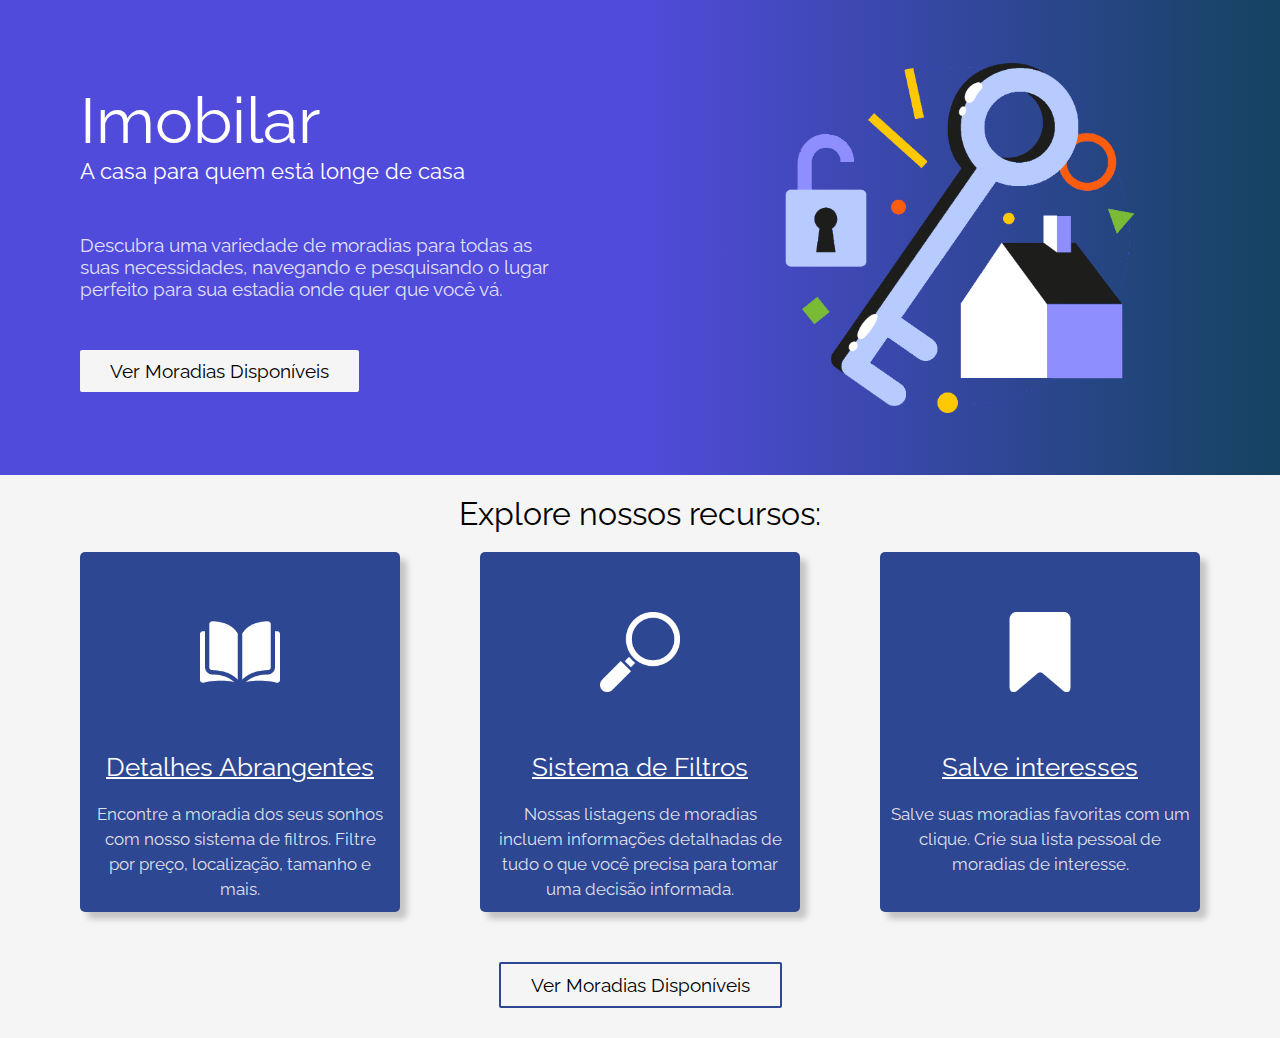
<file: index.html>
<!DOCTYPE html>
<html lang="pt-br">
<head>
    <meta charset="UTF-8">
    <meta http-equiv="X-UA-Compatible" content="IE=edge">
    <meta name="viewport" content="width=device-width, initial-scale=1.0">
    <link rel="preconnect" href="https://fonts.googleapis.com">
    <link rel="preconnect" href="https://fonts.gstatic.com" crossorigin>
    <link href="https://fonts.googleapis.com/css2?family=Raleway&display=swap" rel="stylesheet">
    <link rel="preconnect" href="https://fonts.googleapis.com">
    <link rel="preconnect" href="https://fonts.gstatic.com" crossorigin>
    <link href="https://fonts.googleapis.com/css2?family=Roboto&display=swap" rel="stylesheet">
    <link rel="stylesheet" href="reset.css">
    <link rel="stylesheet" href="header.css">
    <link rel="stylesheet" href="style.css">
    <title>Imobilar</title>
</head>
<body>
    <main>
        <section class="banner">
            <section class="banner-text">
                <div>
                    <h1>Imobilar</h1>
                    <h2>A casa para quem está longe de casa</h2>
                </div>
                <p>
                    Descubra uma variedade de moradias para todas as suas necessidades, navegando 
                    e pesquisando o lugar perfeito para sua estadia onde quer que você vá.
                </p>
                <a href="List Page/list.html" class="banner-button">Ver Moradias Disponíveis</a>
            </section>
            <section class="banner-img">
                <img src="img/banner.png" alt="banner-img">
            </section>
        </section>
        <section class="features">
            <h2>Explore nossos recursos:</h2>
            <section class="features-items">
                <div class="features-item">
                    <img src="img/open-book-white.png" alt="livro-icon">
                    <h2>Detalhes Abrangentes</h2>
                    <p>Encontre a moradia dos seus sonhos com nosso sistema de filtros. Filtre por preço, localização, tamanho e mais.</p>
                </div>
                <div class="features-item">
                    <img src="img/loupe-white.png" alt="lupa-icon">
                    <h2>Sistema de Filtros</h2>
                    <p>Nossas listagens de moradias incluem informações detalhadas de tudo o que você precisa para tomar uma decisão informada.</p>
                </div>
                <div class="features-item">
                    <img src="img/bookmark-white.png" alt="bookmark-icon">
                    <h2>Salve interesses</h2>
                    <p>Salve suas moradias favoritas com um clique. Crie sua lista pessoal de moradias de interesse.</p>
                </div>
            </section>
            <a href="List Page/list.html" class="feature-button">Ver Moradias Disponíveis</a>
        </section>
    </main>
</body>
</html>
</file>
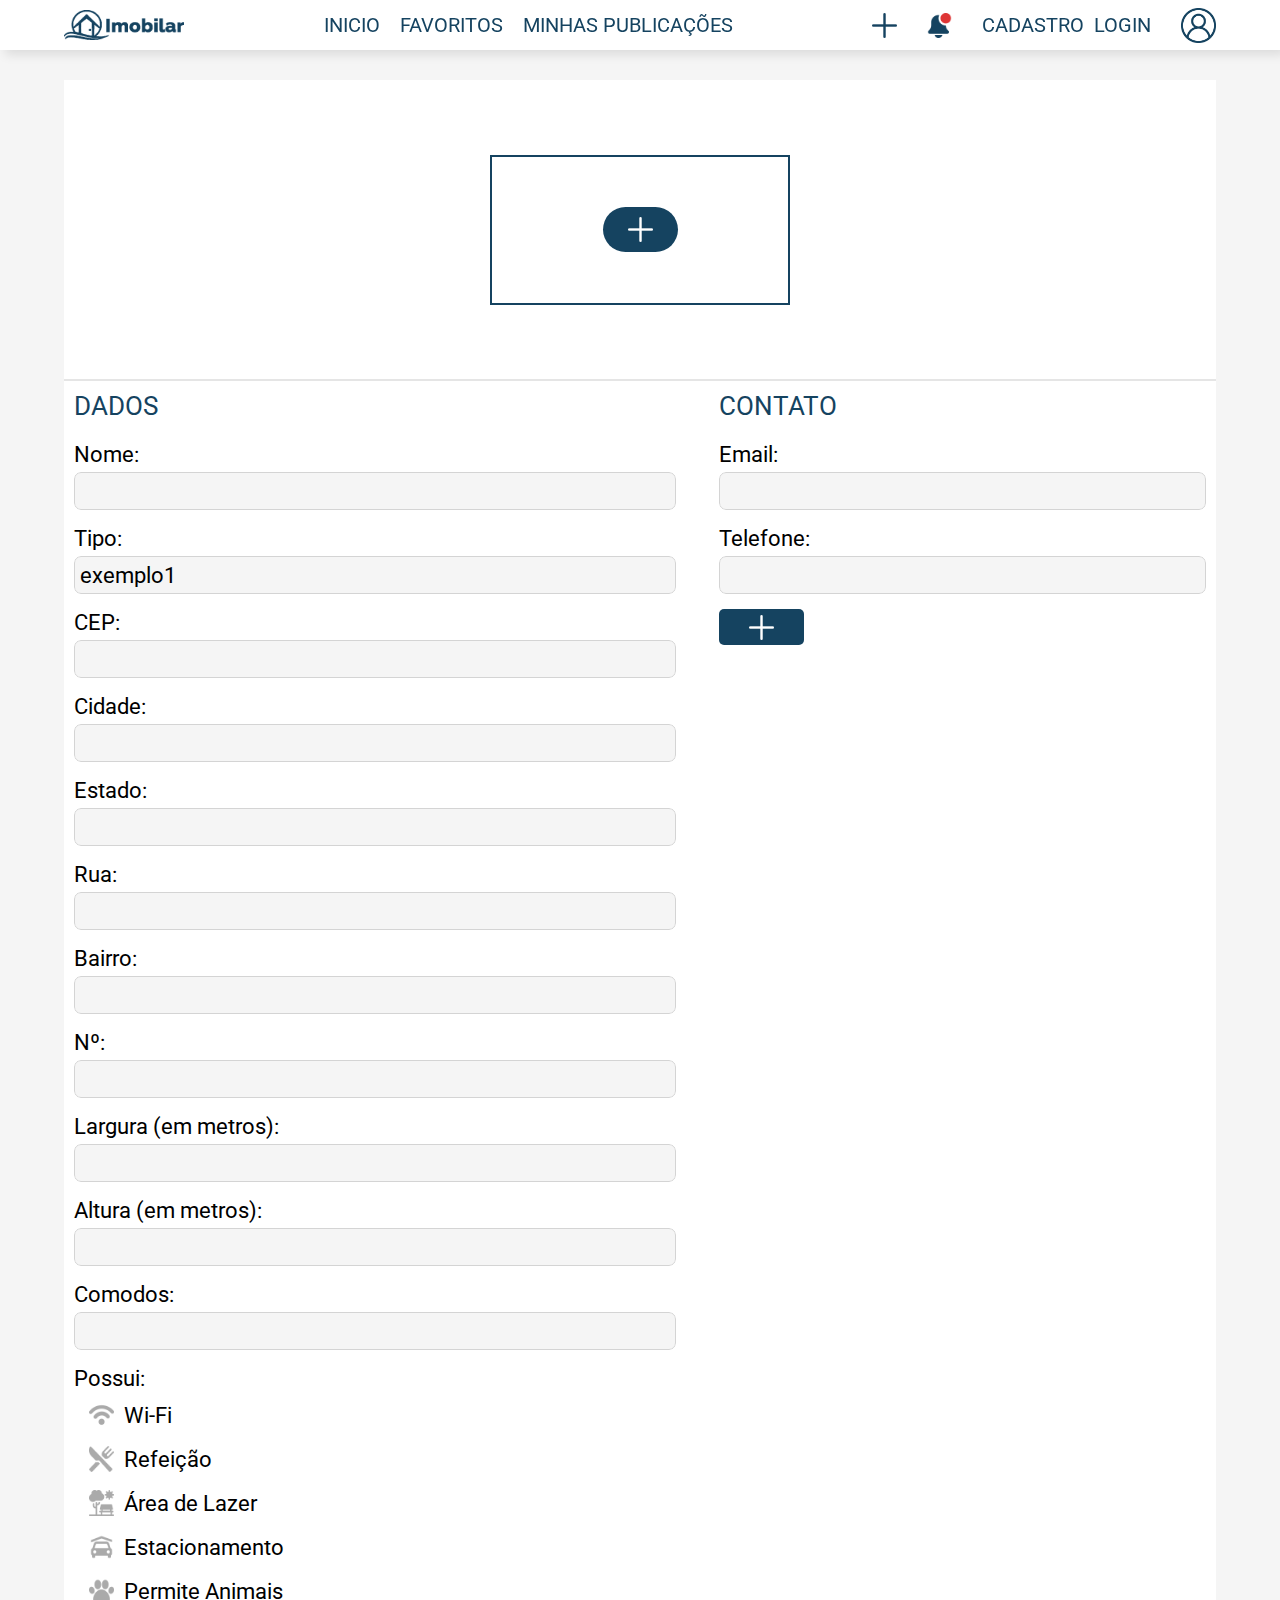
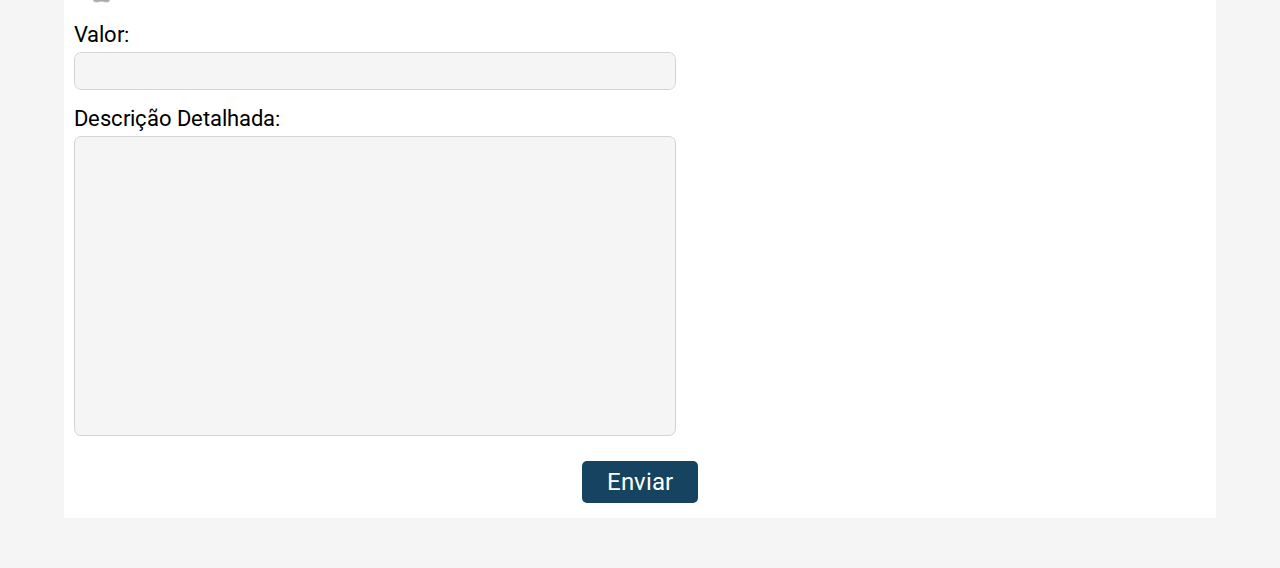
<file: Create Page/create.html>
<!DOCTYPE html>
<html lang="pt-br">
<head>
    <meta charset="UTF-8">
    <meta http-equiv="X-UA-Compatible" content="IE=edge">
    <meta name="viewport" content="width=device-width, initial-scale=1.0">
    <link rel="preconnect" href="https://fonts.googleapis.com">
    <link rel="preconnect" href="https://fonts.gstatic.com" crossorigin>
    <link href="https://fonts.googleapis.com/css2?family=Roboto&display=swap" rel="stylesheet"> 
    <link rel="stylesheet" href="../reset.css">
    <link rel="stylesheet" href="../header.css">
    <link rel="stylesheet" href="create.css">
    <title>Publicar Moradia</title>
</head>
<body>
    <div class="mobile-menu-bar">
        <div class="mobile-menu-logo"><a href="../index.html"><img src="../header_img/logo-blue.png" alt="Logotipo"></a></div>
        <div class="mobile-menu-button" onclick="toggleHeaderMenu()"><img src="../header_img/menu.png" alt="Menu"></div>
    </div>
    <div class="mobile-menu-overlay"></div>
    <header class="header-main">
        <section class="header-wrapper">
            <div class="header-logo">
                <a href="../index.html"><img src="../header_img/logo-blue.png" alt="logo"></a>
                <div class="header-exit-button" onclick="toggleHeaderMenu()"><img src="../header_img/exit.png" alt="Menu"></div>
            </div>
            <nav class="header-navigation">
                <ul>
                    <li><img src="../header_img/house.png" alt="home-icon"><a href="../List Page/list.html">INICIO</a></li>
                    <li><img src="../header_img/star.png" alt="favorite-icon"><a href="../Favorite Page/favorite.html">FAVORITOS</a></li>
                    <li><img src="../header_img/globe.png" alt="publish-icon"><a href="../My Houses Page/myHouses.html">MINHAS PUBLICAÇÕES</a></li>
                </ul>
            </nav>
            <div class="header-icons">
                <div class="header-icons-addnotif">
                    <div><a href="../Create Page/create.html"><img src="../header_img/plusBlue.png" alt="add icon"></a></div>
                    <div><img src="../header_img/bell.png" alt="notification bell"></div>
                </div>
                <ul>
                    <li><a href="../Register Page/register.html">CADASTRO</a></li>
                    <li><a href="../Register Page/register.html">LOGIN</a></li>
                </ul>
                <div class="header-pfp"><a href="../User Page/user.html"><img src="../header_img/pfp.png" alt="user pfp"><span>Mike Toronto</span></a></div>
            </div>
        </section>
    </header>
    <script src="../header.js"></script>
    
    <main class="wrapper">
        <section class="criacao">
            <div class="criacao-img">
                <div class="criacao-img-add" id="test">
                    <button type="button" id="testB"><img src="img/plus.png" alt="adicionar-icon"></button>
                </div>
            </div>
            <form action="#" class="criacao-dados" id="form_post">
                <section>
                    <h2>DADOS</h2>
                    <label for="input_nome">Nome: </label>
                    <input type="text" name="" id="input_nome">
                    
                    <label for="input_tipo">Tipo: </label>
                    <select name="" id="input_tipo">
                        <option value="exemplo1">exemplo1</option>
                        <option value="exemplo2">exemplo2</option>
                        <option value="exemplo3">exemplo3</option>
                    </select>
    
                    <label for="input_cep">CEP: </label>
                    <input type="text" name="" id="input_cep" onInput="this.value = formatCep(this.value)">
    
                    <label for="input_cidade">Cidade: </label>
                    <input type="text" name="" id="input_cidade">
    
                    <label for="input_estado">Estado: </label>
                    <input type="text" name="" id="input_estado">

                    <label for="input_estado">Rua: </label>
                    <input type="text" name="" id="input_rua">

                    <label for="input_estado">Bairro: </label>
                    <input type="text" name="" id="input_bairro">

                    <label for="input_estado">Nº: </label>
                    <input type="number" name="" id="input_numero" oninput="formatNum(this)" maxlength = "3">

                    <label for="input_largura">Largura (em metros):</label>
                    <input type="number" name="" id="input_largura" oninput="formatNum(this)" maxlength = "4">

                    <label for="input_altura">Altura (em metros):</label>
                    <input type="number" name="" id="input_altura" oninput="formatNum(this)" maxlength = "4">

                    <label for="input_estado">Comodos: </label>
                    <input type="number" name="" id="input_comodos" oninput="formatNum(this)" maxlength = "2">

                    <div class="input-extras">
                        <h3>Possui:</h3>

                        <input type="checkbox" name="" id="wi_fi" onclick="changeImg()">
                        <label for="wi_fi"><img src="img/Wifi.png" alt="wifi-icon">Wi-Fi</label>
                        
                        <input type="checkbox" name="" id="refeicao" onclick="changeImg()">
                        <label for="refeicao"><img src="img/Dinner.png" alt="refeicao-icon">Refeição</label>
                        
                        <input type="checkbox" name="" id="lazer" onclick="changeImg()">
                        <label for="lazer"><img src="img/Leisure.png" alt="lazer-icon">Área de Lazer</label>
                        
                        <input type="checkbox" name="" id="carro" onclick="changeImg()">
                        <label for="carro"><img src="img/Parking.png" alt="estacionamento-icon">Estacionamento</label>
                        
                        <input type="checkbox" name="" id="animais" onclick="changeImg()">
                        <label for="animais"><img src="img/Animals.png" alt="animais-icon">Permite Animais</label>
                    </div>
    
                    <label for="input_valor">Valor: </label>
                    <input type="text" name="" id="input_valor" data-max="99999999">
                    
                    <label for="input_comentario">Descrição Detalhada: </label>
                    <textarea name="" id="" cols="0" rows="0"></textarea>
                </section>

                <section class="criacao-contato">
                    <h2>CONTATO</h2>

                    <label for="input_email">Email: </label>
                    <input type="text" name="" id="input_email">

                    <label for="input_phone">Telefone: </label>
                    <input type="text" name="" id="input_phone">

                    <button type="button"><img src="img/plus.png" alt="adicionar"></button>
                </section>

            </form>
            <button type="submit" form="form_post" class="submit-button">Enviar</button>
        </section>
    </main>    
</body>
<script src="create.js"></script>
</html>
</file>
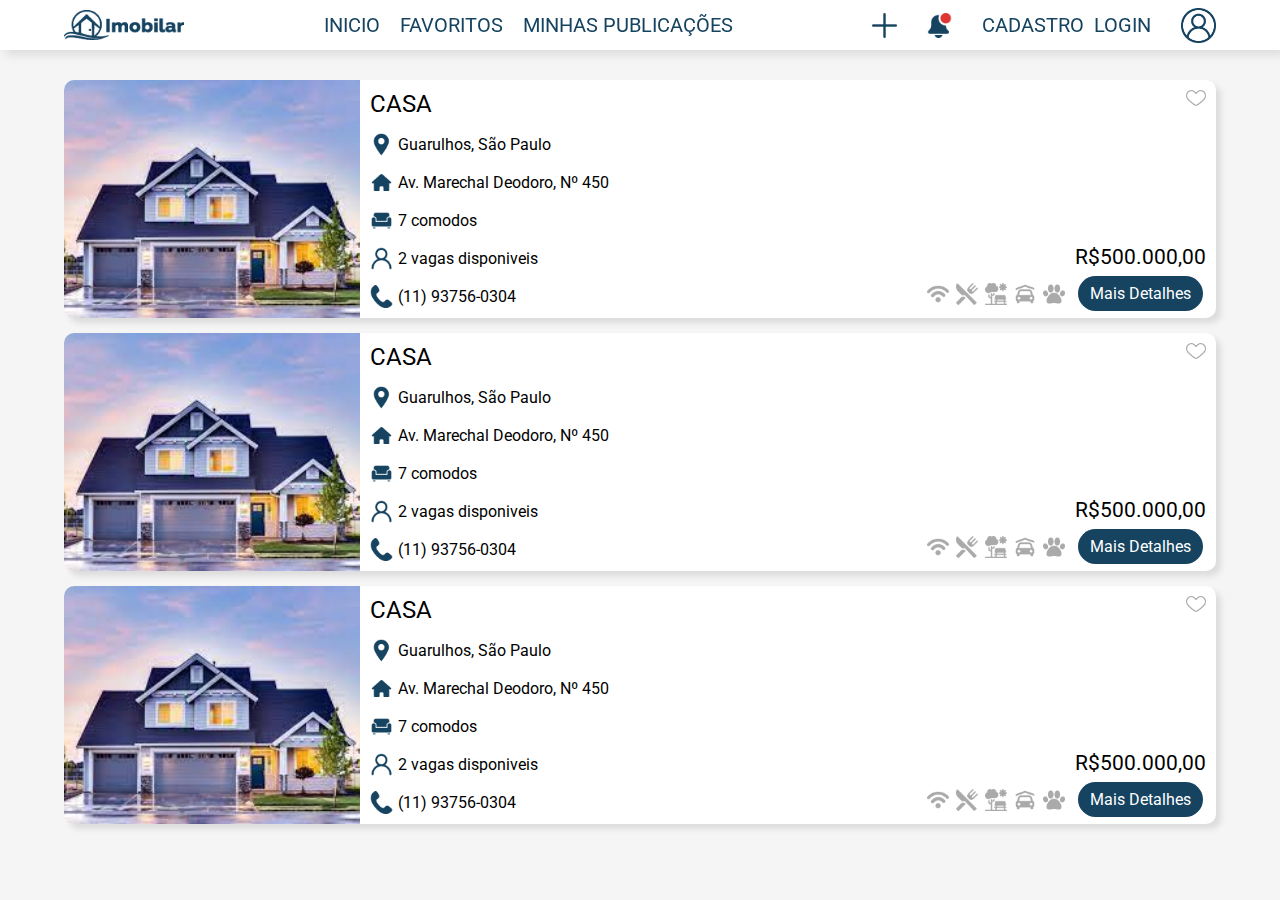
<file: Favorite Page/favorite.html>
<!DOCTYPE html>
<html lang="pt-br">

<head>
    <meta charset="UTF-8">
    <meta http-equiv="X-UA-Compatible" content="IE=edge">
    <meta name="viewport" content="width=device-width, initial-scale=1.0">
    <link rel="preconnect" href="https://fonts.googleapis.com">
    <link rel="preconnect" href="https://fonts.gstatic.com" crossorigin>
    <link href="https://fonts.googleapis.com/css2?family=Roboto&display=swap" rel="stylesheet">
    <link rel="stylesheet" href="../header.css">
    <link rel="stylesheet" href="../reset.css">
    <link rel="stylesheet" href="favorite.css">
    <title>Meus Favoritos</title>
</head>

<body>
    <div class="mobile-menu-bar">
        <div class="mobile-menu-logo"><a href="../index.html"><img src="../header_img/logo-blue.png" alt="Logotipo"></a></div>
        <div class="mobile-menu-button" onclick="toggleHeaderMenu()"><img src="../header_img/menu.png" alt="Menu"></div>
    </div>
    <div class="mobile-menu-overlay"></div>
    <header class="header-main">
        <section class="header-wrapper">
            <div class="header-logo">
                <a href="../index.html"><img src="../header_img/logo-blue.png" alt="logo"></a>
                <div class="header-exit-button" onclick="toggleHeaderMenu()"><img src="../header_img/exit.png" alt="Menu"></div>
            </div>
            <nav class="header-navigation">
                <ul>
                    <li><img src="../header_img/house.png" alt="home-icon"><a href="../List Page/list.html">INICIO</a></li>
                    <li><img src="../header_img/star.png" alt="favorite-icon"><a href="../Favorite Page/favorite.html">FAVORITOS</a></li>
                    <li><img src="../header_img/globe.png" alt="publish-icon"><a href="../My Houses Page/myHouses.html">MINHAS PUBLICAÇÕES</a></li>
                </ul>
            </nav>
            <div class="header-icons">
                <div class="header-icons-addnotif">
                    <div><a href="../Create Page/create.html"><img src="../header_img/plusBlue.png" alt="add icon"></a></div>
                    <div><img src="../header_img/bell.png" alt="notification bell"></div>
                </div>
                <ul>
                    <li><a href="../Register Page/register.html">CADASTRO</a></li>
                    <li><a href="../Register Page/register.html">LOGIN</a></li>
                </ul>
                <div class="header-pfp"><a href="../User Page/user.html"><img src="../header_img/pfp.png" alt="user pfp"><span>Mike Toronto</span></a></div>
            </div>
        </section>
    </header>
    <script src="../header.js"></script>

    <section class="wrapper">

        <main>
            <section class="moradias">

                <section class="item_lista">
                    <div class="casa_img"></div>
                    <div class="casa_info">
                        <h2>CASA</h2>
                        <p><img src="img/Location.png" alt="localizar-icon">Guarulhos, São Paulo</p>
                        <p><img src="img/Address.png" alt="enderco-icon">Av. Marechal Deodoro, Nº 450</p>
                        <p><img src="img/Rooms.png" alt="comodos-icon">7 comodos</p>
                        <p><img src="img/Space.png" alt="vagas-icon">2 vagas disponiveis</p>
                        <p><img src="img/Phone.png" alt="telefone-icon">(11) 93756-0304</p>
                        <div class="casa_detalhes">
                            <div class="casa_detalhes_extras">
                                <img src="img/Wifi.png" alt="wifi-icon">
                                <img src="img/Dinner.png" alt="refeicao-icon">
                                <img src="img/Leisure.png" alt="lazer-icon">
                                <img src="img/Parking.png" alt="estacionamento-icon">
                                <img src="img/Animals.png" alt="animais-icon">
                            </div>
                            <div class="casa_detalhes_preco">
                                <p>R$500.000,00</p>
                                <a href="../Detailed Page/details.html">Mais Detalhes</a>
                            </div>
                        </div>
                        <img src="img/favorito.png" alt="" class="img_favorito" onclick="changeFavorite(this)">
                    </div>
                </section>

                <section class="item_lista">
                    <div class="casa_img"></div>
                    <div class="casa_info">
                        <h2>CASA</h2>
                        <p><img src="img/Location.png" alt="localizar-icon">Guarulhos, São Paulo</p>
                        <p><img src="img/Address.png" alt="enderco-icon">Av. Marechal Deodoro, Nº 450</p>
                        <p><img src="img/Rooms.png" alt="comodos-icon">7 comodos</p>
                        <p><img src="img/Space.png" alt="vagas-icon">2 vagas disponiveis</p>
                        <p><img src="img/Phone.png" alt="telefone-icon">(11) 93756-0304</p>
                        <div class="casa_detalhes">
                            <div class="casa_detalhes_extras">
                                <img src="img/Wifi.png" alt="wifi-icon">
                                <img src="img/Dinner.png" alt="refeicao-icon">
                                <img src="img/Leisure.png" alt="lazer-icon">
                                <img src="img/Parking.png" alt="estacionamento-icon">
                                <img src="img/Animals.png" alt="animais-icon">
                            </div>
                            <div class="casa_detalhes_preco">
                                <p>R$500.000,00</p>
                                <a href="../Detailed Page/details.html">Mais Detalhes</a>
                            </div>
                        </div>
                        <img src="img/favorito.png" alt="" class="img_favorito" onclick="changeFavorite(this)">
                    </div>
                </section>

                <section class="item_lista">
                    <div class="casa_img"></div>
                    <div class="casa_info">
                        <h2>CASA</h2>
                        <p><img src="img/Location.png" alt="localizar-icon">Guarulhos, São Paulo</p>
                        <p><img src="img/Address.png" alt="enderco-icon">Av. Marechal Deodoro, Nº 450</p>
                        <p><img src="img/Rooms.png" alt="comodos-icon">7 comodos</p>
                        <p><img src="img/Space.png" alt="vagas-icon">2 vagas disponiveis</p>
                        <p><img src="img/Phone.png" alt="telefone-icon">(11) 93756-0304</p>
                        <div class="casa_detalhes">
                            <div class="casa_detalhes_extras">
                                <img src="img/Wifi.png" alt="wifi-icon">
                                <img src="img/Dinner.png" alt="refeicao-icon">
                                <img src="img/Leisure.png" alt="lazer-icon">
                                <img src="img/Parking.png" alt="estacionamento-icon">
                                <img src="img/Animals.png" alt="animais-icon">
                            </div>
                            <div class="casa_detalhes_preco">
                                <p>R$500.000,00</p>
                                <a href="../Detailed Page/details.html">Mais Detalhes</a>
                            </div>
                        </div>
                        <img src="img/favorito.png" alt="" class="img_favorito" onclick="changeFavorite(this)">
                    </div>
                </section>

            </section>
        </main>

    </section>
</body>
<script src="favorite.js"></script>
</html>
</file>
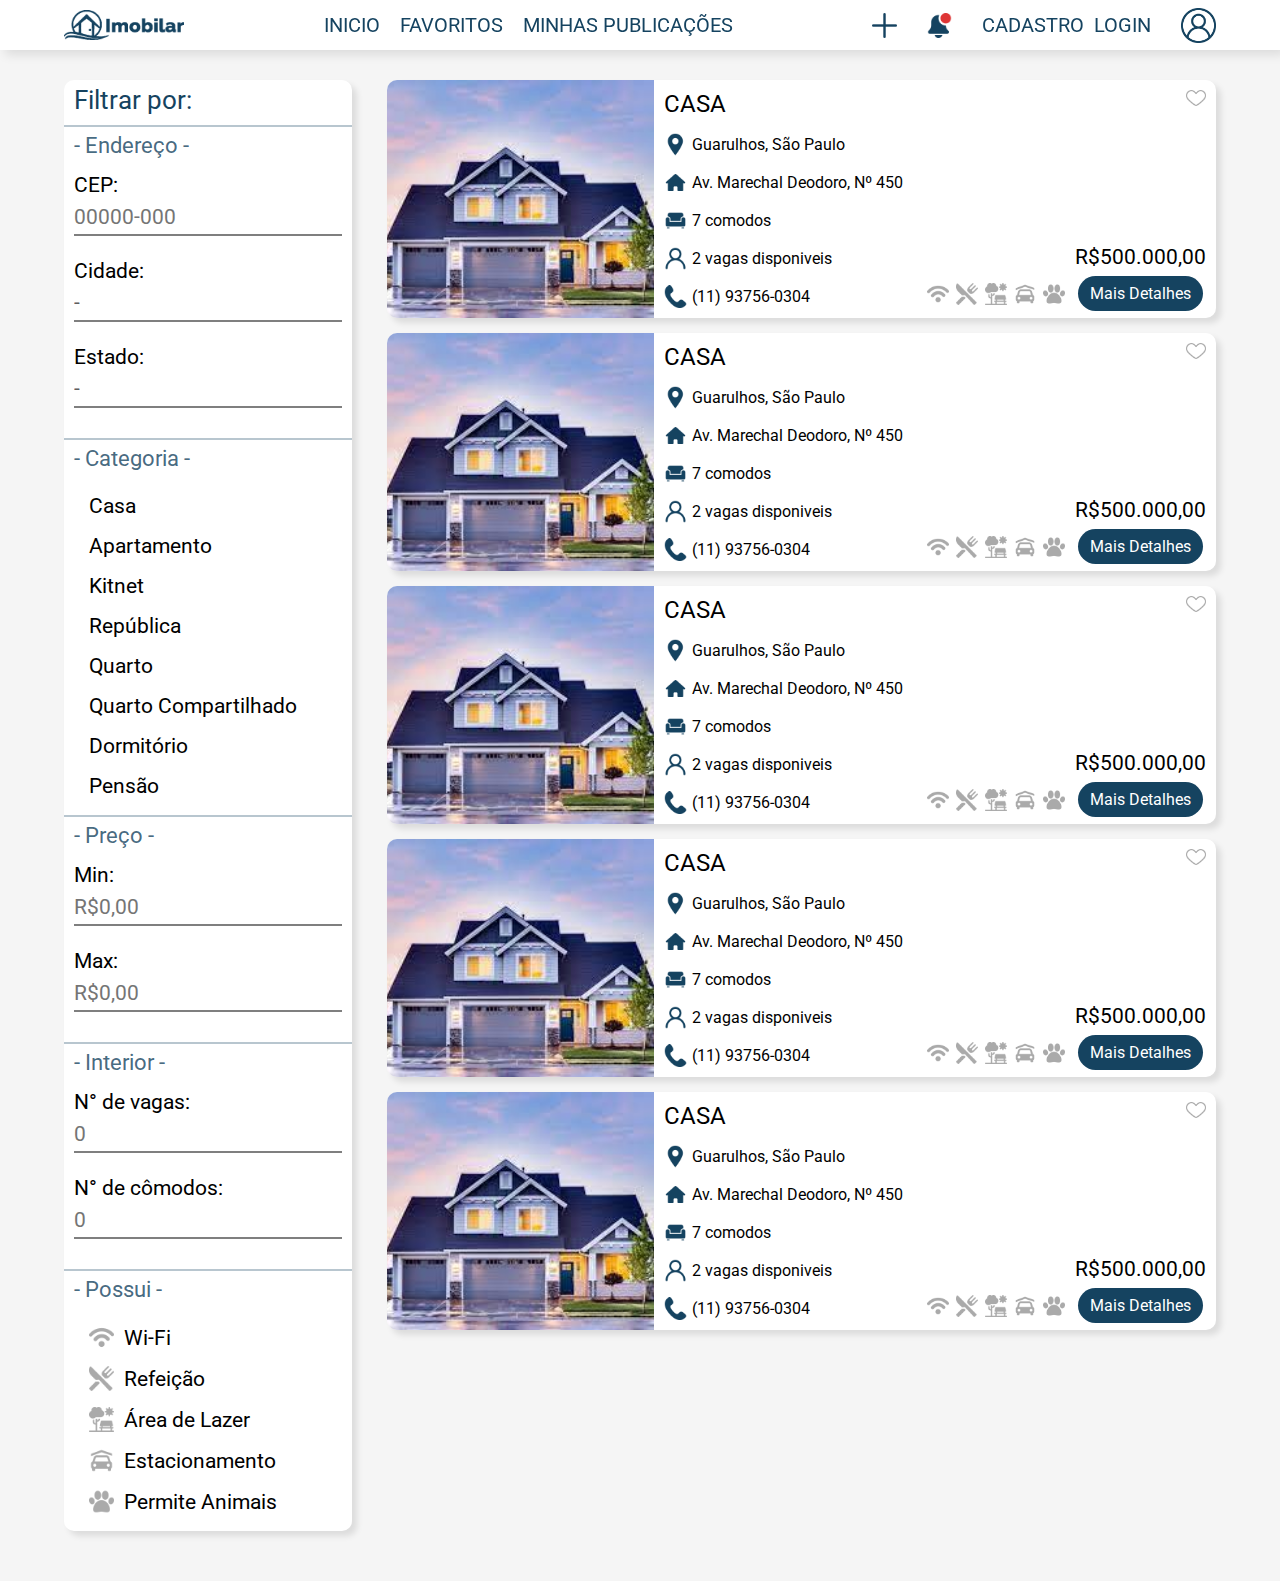
<file: List Page/list.html>
<!DOCTYPE html>
<html lang="pt-br">

<head>
    <meta charset="UTF-8">
    <meta http-equiv="X-UA-Compatible" content="IE=edge">
    <meta name="viewport" content="width=device-width, initial-scale=1.0">
    <link rel="preconnect" href="https://fonts.googleapis.com">
    <link rel="preconnect" href="https://fonts.gstatic.com" crossorigin>
    <link href="https://fonts.googleapis.com/css2?family=Roboto&display=swap" rel="stylesheet">
    <link rel="stylesheet" href="../reset.css">
    <link rel="stylesheet" href="../header.css">
    <link rel="stylesheet" href="list.css">
    <title>Lista De Moveis</title>
</head>

<body>
    <div class="mobile-menu-bar">
        <div class="mobile-menu-logo"><a href="../index.html"><img src="../header_img/logo-blue.png" alt="Logotipo"></a></div>
        <div class="mobile-menu-button" onclick="toggleHeaderMenu()"><img src="../header_img/menu.png" alt="Menu"></div>
    </div>
    <div class="mobile-menu-overlay"></div>
    <header class="header-main">
        <section class="header-wrapper">
            <div class="header-logo">
                <a href="../index.html"><img src="../header_img/logo-blue.png" alt="logo"></a>
                <div class="header-exit-button" onclick="toggleHeaderMenu()"><img src="../header_img/exit.png" alt="Menu"></div>
            </div>
            <nav class="header-navigation">
                <ul>
                    <li><img src="../header_img/house.png" alt="home-icon"><a href="../List Page/list.html">INICIO</a></li>
                    <li><img src="../header_img/star.png" alt="favorite-icon"><a href="../Favorite Page/favorite.html">FAVORITOS</a></li>
                    <li><img src="../header_img/globe.png" alt="publish-icon"><a href="../My Houses Page/myHouses.html">MINHAS PUBLICAÇÕES</a></li>
                </ul>
            </nav>
            <div class="header-icons">
                <div class="header-icons-addnotif">
                    <div><a href="../Create Page/create.html"><img src="../header_img/plusBlue.png" alt="add icon"></a></div>
                    <div><img src="../header_img/bell.png" alt="notification bell"></div>
                </div>
                <ul>
                    <li><a href="../Register Page/register.html">CADASTRO</a></li>
                    <li><a href="../Register Page/register.html">LOGIN</a></li>
                </ul>
                <div class="header-pfp"><a href="../User Page/user.html"><img src="../header_img/pfp.png" alt="user pfp"><span>Mike Toronto</span></a></div>
            </div>
        </section>
    </header>
    <script src="../header.js"></script>

    <section class="wrapper">
        <main>
            <section class="filtro">
                <h1 class="filtro_h1_1">Filtrar por:</h1>
                <h1 class="filtro_h1_2" onclick="toggleFiltroMenu()">- Filtros -</h1>
                <form action="" class="filtro_form">

                    <section>

                        <p class="title_endereco">- Endereço -</p>

                        <div class="filtro_endereco">
                            <label for="endereco_cep">CEP:</label>
                            <input type="text" id="endereco_cep" onInput="this.value = formatCep(this.value)" placeholder="00000-000">
                            
                            <label for="endereco_cidade">Cidade:</label>
                            <select name="#" id="endereco_cidade">
                                <option value="none" selected>-</option>
                                <option value="Paraisopolis">Paraisópolis</option>
                                <option value="Sao_Paulo">São Paulo</option>
                            </select>
                        
                            <label for="endereco_estado">Estado:</label>
                            <select name="#" id="endereco_estado">
                                <option value="exemplo1" selected>-</option>
                                <option value="Minas_Gerais">Minas Gerais</option>
                                <option value="Sao_Paulo">São Paulo</option>
                            </select>
                        </div>

                    </section>

                    <section>
                        <p class="title_categoria">- Categoria -</p>

                        <div class="filtro_categoria">
                            <input type="checkbox" name="#" id="casa">
                            <label for="casa" onclick="toggleCheckbox()">Casa</label>

                            <input type="checkbox" name="#" id="apartamento">
                            <label for="apartamento" onclick="toggleCheckbox()">Apartamento</label>
                            
                            <input type="checkbox" name="#" id="kitnet">
                            <label for="kitnet" onclick="toggleCheckbox()">Kitnet</label>
                            
                            <input type="checkbox" name="#" id="republica">
                            <label for="republica" onclick="toggleCheckbox()">República</label>
                            
                            <input type="checkbox" name="#" id="quarto">
                            <label for="quarto" onclick="toggleCheckbox()">Quarto</label>
                            
                            <input type="checkbox" name="#" id="quarto_compartilhado">
                            <label for="quarto_compartilhado" onclick="toggleCheckbox()">Quarto Compartilhado</label>
                            
                            <input type="checkbox" name="#" id="dormitório">
                            <label for="dormitório" onclick="toggleCheckbox()">Dormitório</label>
                            
                            <input type="checkbox" name="#" id="pensao">
                            <label for="pensao" onclick="toggleCheckbox()">Pensão</label>
                        </div>
                        
                    </section>

                    <section>
                        <p class="title_preco">- Preço -</p>

                        <div class="filtro_preco">
                            <label for="preco_minimo">Min:</label>
                            <input type="text" id="preco_minimo" placeholder="R$0,00" class="precos" data-max="99999999">
                
                            <label for="preco_maximo">Max:</label>
                            <input type="text" id="preco_maximo" placeholder="R$0,00" class="precos" data-max="99999999">
                        </div>

                    </section>

                    <section>
                        <p class="title_interior">- Interior -</p>

                        <div class="filtro_interior">
                            <label for="vagas">N° de vagas:</label>
                            <input type="number" id="vagas" placeholder="0" oninput="formatNum(this)" maxlength = "2">
                            
                            <label for="comodos">N° de cômodos:</label>
                            <input type="number" id="comodos" placeholder="0" oninput="formatNum(this)" maxlength = "2"> 
                        </div>

                    </section>

                    <section>
                        <p class="title_extras">- Possui -</p>

                        <div class="filtro_extras">
                            <input type="checkbox" name="" id="wi_fi" onclick="changeImg()">
                            <label for="wi_fi"><img src="img/Wifi.png" alt="wifi-icon">Wi-Fi</label>
                            
                            <input type="checkbox" name="" id="refeicao" onclick="changeImg()">
                            <label for="refeicao"><img src="img/Dinner.png" alt="refeicao-icon">Refeição</label>
                            
                            <input type="checkbox" name="" id="lazer" onclick="changeImg()">
                            <label for="lazer"><img src="img/Leisure.png" alt="lazer-icon">Área de Lazer</label>
                            
                            <input type="checkbox" name="" id="carro" onclick="changeImg()">
                            <label for="carro"><img src="img/Parking.png" alt="estacionamento-icon">Estacionamento</label>
                            
                            <input type="checkbox" name="" id="animais" onclick="changeImg()">
                            <label for="animais"><img src="img/Animals.png" alt="animais-icon">Permite Animais</label>
                        </div>

                    </section>

                </form>
            </section>
            <section class="moradias">

                <section class="item_lista">
                    <div class="casa_img"></div>
                    <div class="casa_info">
                        <h2>CASA</h2>
                        <p><img src="img/Location.png" alt="localizar-icon">Guarulhos, São Paulo</p>
                        <p><img src="img/Address.png" alt="enderco-icon">Av. Marechal Deodoro, Nº 450</p>
                        <p><img src="img/Rooms.png" alt="comodos-icon">7 comodos</p>
                        <p><img src="img/Space.png" alt="vagas-icon">2 vagas disponiveis</p>
                        <p><img src="img/Phone.png" alt="telefone-icon">(11) 93756-0304</p>
                        <div class="casa_detalhes">
                            <div class="casa_detalhes_extras">
                                <img src="img/Wifi.png" alt="wifi-icon">
                                <img src="img/Dinner.png" alt="refeicao-icon">
                                <img src="img/Leisure.png" alt="lazer-icon">
                                <img src="img/Parking.png" alt="estacionamento-icon">
                                <img src="img/Animals.png" alt="animais-icon">
                            </div>
                            <div class="casa_detalhes_preco">
                                <p>R$500.000,00</p>
                                <a href="../Detailed Page/details.html">Mais Detalhes</a>
                            </div>
                        </div>
                        <img src="img/favorito.png" alt="favorito-icon" class="img_favorito" onclick="changeFavorite(this)">
                    </div>
                </section>

                <section class="item_lista">
                    <div class="casa_img"></div>
                    <div class="casa_info">
                        <h2>CASA</h2>
                        <p><img src="img/Location.png" alt="localizar-icon">Guarulhos, São Paulo</p>
                        <p><img src="img/Address.png" alt="enderco-icon">Av. Marechal Deodoro, Nº 450</p>
                        <p><img src="img/Rooms.png" alt="comodos-icon">7 comodos</p>
                        <p><img src="img/Space.png" alt="vagas-icon">2 vagas disponiveis</p>
                        <p><img src="img/Phone.png" alt="telefone-icon">(11) 93756-0304</p>
                        <div class="casa_detalhes">
                            <div class="casa_detalhes_extras">
                                <img src="img/Wifi.png" alt="wifi-icon">
                                <img src="img/Dinner.png" alt="refeicao-icon">
                                <img src="img/Leisure.png" alt="lazer-icon">
                                <img src="img/Parking.png" alt="estacionamento-icon">
                                <img src="img/Animals.png" alt="animais-icon">
                            </div>
                            <div class="casa_detalhes_preco">
                                <p>R$500.000,00</p>
                                <a href="../Detailed Page/details.html">Mais Detalhes</a>
                            </div>
                        </div>
                        <img src="img/favorito.png" alt="favorito-icon" class="img_favorito" onclick="changeFavorite(this)">
                    </div>
                </section>

                <section class="item_lista">
                    <div class="casa_img"></div>
                    <div class="casa_info">
                        <h2>CASA</h2>
                        <p><img src="img/Location.png" alt="localizar-icon">Guarulhos, São Paulo</p>
                        <p><img src="img/Address.png" alt="enderco-icon">Av. Marechal Deodoro, Nº 450</p>
                        <p><img src="img/Rooms.png" alt="comodos-icon">7 comodos</p>
                        <p><img src="img/Space.png" alt="vagas-icon">2 vagas disponiveis</p>
                        <p><img src="img/Phone.png" alt="telefone-icon">(11) 93756-0304</p>
                        <div class="casa_detalhes">
                            <div class="casa_detalhes_extras">
                                <img src="img/Wifi.png" alt="wifi-icon">
                                <img src="img/Dinner.png" alt="refeicao-icon">
                                <img src="img/Leisure.png" alt="lazer-icon">
                                <img src="img/Parking.png" alt="estacionamento-icon">
                                <img src="img/Animals.png" alt="animais-icon">
                            </div>
                            <div class="casa_detalhes_preco">
                                <p>R$500.000,00</p>
                                <a href="../Detailed Page/details.html">Mais Detalhes</a>
                            </div>
                        </div>
                        <img src="img/favorito.png" alt="favorito-icon" class="img_favorito" onclick="changeFavorite(this)">
                    </div>
                </section>

                <section class="item_lista">
                    <div class="casa_img"></div>
                    <div class="casa_info">
                        <h2>CASA</h2>
                        <p><img src="img/Location.png" alt="localizar-icon">Guarulhos, São Paulo</p>
                        <p><img src="img/Address.png" alt="enderco-icon">Av. Marechal Deodoro, Nº 450</p>
                        <p><img src="img/Rooms.png" alt="comodos-icon">7 comodos</p>
                        <p><img src="img/Space.png" alt="vagas-icon">2 vagas disponiveis</p>
                        <p><img src="img/Phone.png" alt="telefone-icon">(11) 93756-0304</p>
                        <div class="casa_detalhes">
                            <div class="casa_detalhes_extras">
                                <img src="img/Wifi.png" alt="wifi-icon">
                                <img src="img/Dinner.png" alt="refeicao-icon">
                                <img src="img/Leisure.png" alt="lazer-icon">
                                <img src="img/Parking.png" alt="estacionamento-icon">
                                <img src="img/Animals.png" alt="animais-icon">
                            </div>
                            <div class="casa_detalhes_preco">
                                <p>R$500.000,00</p>
                                <a href="../Detailed Page/details.html">Mais Detalhes</a>
                            </div>
                        </div>
                        <img src="img/favorito.png" alt="favorito-icon" class="img_favorito" onclick="changeFavorite(this)">
                    </div>
                </section>

                <section class="item_lista">
                    <div class="casa_img"></div>
                    <div class="casa_info">
                        <h2>CASA</h2>
                        <p><img src="img/Location.png" alt="localizar-icon">Guarulhos, São Paulo</p>
                        <p><img src="img/Address.png" alt="enderco-icon">Av. Marechal Deodoro, Nº 450</p>
                        <p><img src="img/Rooms.png" alt="comodos-icon">7 comodos</p>
                        <p><img src="img/Space.png" alt="vagas-icon">2 vagas disponiveis</p>
                        <p><img src="img/Phone.png" alt="telefone-icon">(11) 93756-0304</p>
                        <div class="casa_detalhes">
                            <div class="casa_detalhes_extras">
                                <img src="img/Wifi.png" alt="wifi-icon">
                                <img src="img/Dinner.png" alt="refeicao-icon">
                                <img src="img/Leisure.png" alt="lazer-icon">
                                <img src="img/Parking.png" alt="estacionamento-icon">
                                <img src="img/Animals.png" alt="animais-icon">
                            </div>
                            <div class="casa_detalhes_preco">
                                <p>R$500.000,00</p>
                                <a href="../Detailed Page/details.html">Mais Detalhes</a>
                            </div>
                        </div>
                        <img src="img/favorito.png" alt="favorito-icon" class="img_favorito" onclick="changeFavorite(this)">
                    </div>
                </section>
                
            </section>
        </main>
    </section>
</body>
<script src="list.js"></script>
</html>
</file>
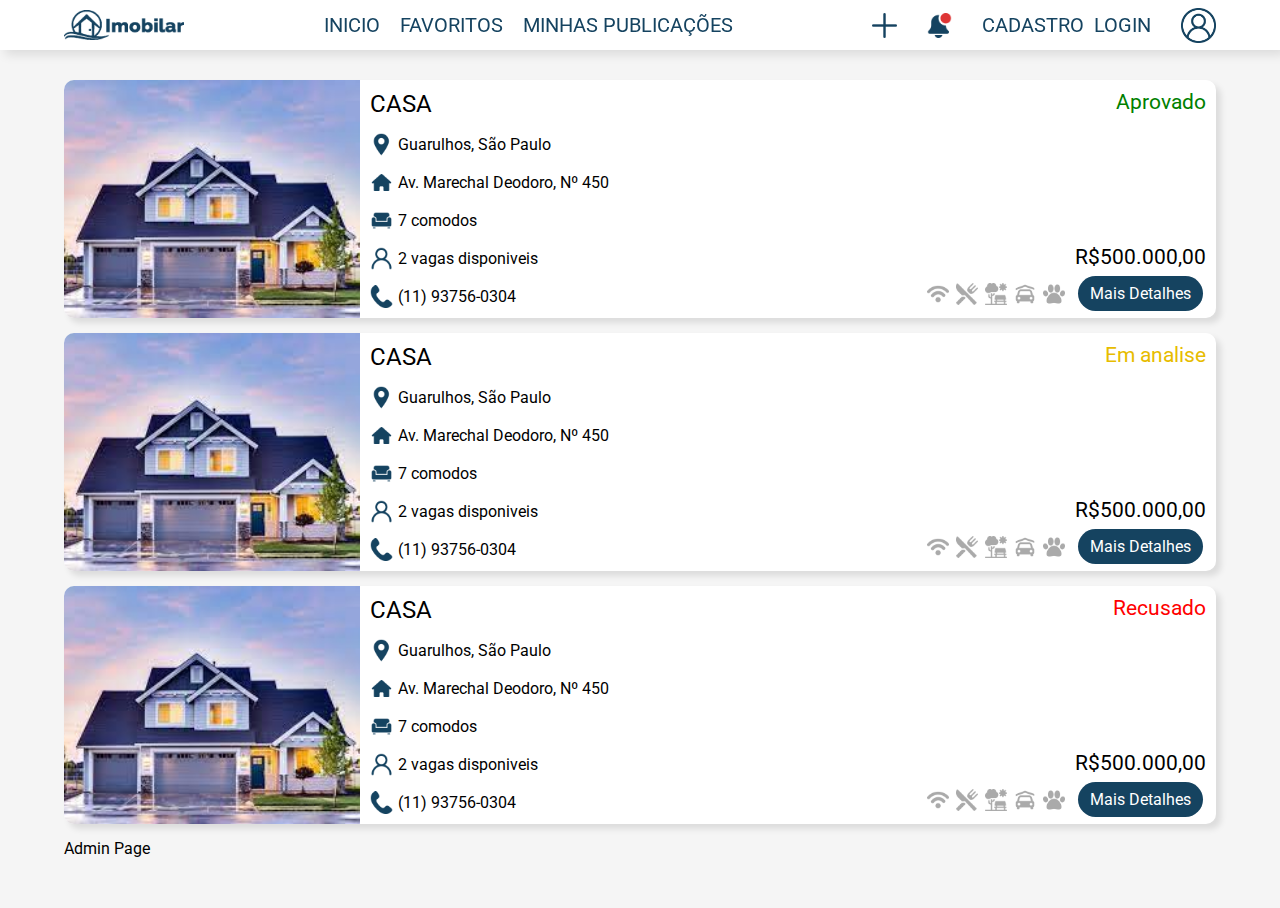
<file: My Houses Page/myHouses.html>
<!DOCTYPE html>
<html lang="en">

<head>
    <meta charset="UTF-8">
    <meta http-equiv="X-UA-Compatible" content="IE=edge">
    <meta name="viewport" content="width=device-width, initial-scale=1.0">
    <link rel="preconnect" href="https://fonts.googleapis.com">
    <link rel="preconnect" href="https://fonts.gstatic.com" crossorigin>
    <link href="https://fonts.googleapis.com/css2?family=Roboto&display=swap" rel="stylesheet">
    <link rel="stylesheet" href="../header.css">
    <link rel="stylesheet" href="../reset.css">
    <link rel="stylesheet" href="myHouses.css">
    <title>Minhas Publicações</title>
</head>

<body>
    <div class="mobile-menu-bar">
        <div class="mobile-menu-logo"><a href="../index.html"><img src="../header_img/logo-blue.png" alt="Logotipo"></a></div>
        <div class="mobile-menu-button" onclick="toggleHeaderMenu()"><img src="../header_img/menu.png" alt="Menu"></div>
    </div>
    <div class="mobile-menu-overlay"></div>
    <header class="header-main">
        <section class="header-wrapper">
            <div class="header-logo">
                <a href="../index.html"><img src="../header_img/logo-blue.png" alt="logo"></a>
                <div class="header-exit-button" onclick="toggleHeaderMenu()"><img src="../header_img/exit.png" alt="Menu"></div>
            </div>
            <nav class="header-navigation">
                <ul>
                    <li><img src="../header_img/house.png" alt="home-icon"><a href="../List Page/list.html">INICIO</a></li>
                    <li><img src="../header_img/star.png" alt="favorite-icon"><a href="../Favorite Page/favorite.html">FAVORITOS</a></li>
                    <li><img src="../header_img/globe.png" alt="publish-icon"><a href="../My Houses Page/myHouses.html">MINHAS PUBLICAÇÕES</a></li>
                </ul>
            </nav>
            <div class="header-icons">
                <div class="header-icons-addnotif">
                    <div><a href="../Create Page/create.html"><img src="../header_img/plusBlue.png" alt="add icon"></a></div>
                    <div><img src="../header_img/bell.png" alt="notification bell"></div>
                </div>
                <ul>
                    <li><a href="../Register Page/register.html">CADASTRO</a></li>
                    <li><a href="../Register Page/register.html">LOGIN</a></li>
                </ul>
                <div class="header-pfp"><a href="../User Page/user.html"><img src="../header_img/pfp.png" alt="user pfp"><span>Mike Toronto</span></a></div>
            </div>
        </section>
    </header>
    <script src="../header.js"></script>

    <section class="wrapper">

        <main>
            <section class="moradias">

                <section class="item_lista">
                    <div class="casa_img"></div>
                    <div class="casa_info">
                        <h2>CASA</h2>
                        <p><img src="img/Location.png" alt="localizar-icon">Guarulhos, São Paulo</p>
                        <p><img src="img/Address.png" alt="enderco-icon">Av. Marechal Deodoro, Nº 450</p>
                        <p><img src="img/Rooms.png" alt="comodos-icon">7 comodos</p>
                        <p><img src="img/Space.png" alt="vagas-icon">2 vagas disponiveis</p>
                        <p><img src="img/Phone.png" alt="telefone-icon">(11) 93756-0304</p>
                        <div class="casa_detalhes">
                            <div class="casa_detalhes_extras">
                                <img src="img/Wifi.png" alt="wifi-icon">
                                <img src="img/Dinner.png" alt="refeicao-icon">
                                <img src="img/Leisure.png" alt="lazer-icon">
                                <img src="img/Parking.png" alt="estacionamento-icon">
                                <img src="img/Animals.png" alt="animais-icon">
                            </div>
                            <div class="casa_detalhes_preco">
                                <p>R$500.000,00</p>
                                <a href="../Detailed Page/details.html">Mais Detalhes</a>
                            </div>
                        </div>
                        <span class="casa_status">Aprovado</span>
                    </div>
                </section>

                <section class="item_lista">
                    <div class="casa_img"></div>
                    <div class="casa_info">
                        <h2>CASA</h2>
                        <p><img src="img/Location.png" alt="localizar-icon">Guarulhos, São Paulo</p>
                        <p><img src="img/Address.png" alt="enderco-icon">Av. Marechal Deodoro, Nº 450</p>
                        <p><img src="img/Rooms.png" alt="comodos-icon">7 comodos</p>
                        <p><img src="img/Space.png" alt="vagas-icon">2 vagas disponiveis</p>
                        <p><img src="img/Phone.png" alt="telefone-icon">(11) 93756-0304</p>
                        <div class="casa_detalhes">
                            <div class="casa_detalhes_extras">
                                <img src="img/Wifi.png" alt="wifi-icon">
                                <img src="img/Dinner.png" alt="refeicao-icon">
                                <img src="img/Leisure.png" alt="lazer-icon">
                                <img src="img/Parking.png" alt="estacionamento-icon">
                                <img src="img/Animals.png" alt="animais-icon">
                            </div>
                            <div class="casa_detalhes_preco">
                                <p>R$500.000,00</p>
                                <a href="../Detailed Page/details.html">Mais Detalhes</a>
                            </div>
                        </div>
                        <span class="casa_status">Em analise</span>
                    </div>
                </section>

                <section class="item_lista">
                    <div class="casa_img"></div>
                    <div class="casa_info">
                        <h2>CASA</h2>
                        <p><img src="img/Location.png" alt="localizar-icon">Guarulhos, São Paulo</p>
                        <p><img src="img/Address.png" alt="enderco-icon">Av. Marechal Deodoro, Nº 450</p>
                        <p><img src="img/Rooms.png" alt="comodos-icon">7 comodos</p>
                        <p><img src="img/Space.png" alt="vagas-icon">2 vagas disponiveis</p>
                        <p><img src="img/Phone.png" alt="telefone-icon">(11) 93756-0304</p>
                        <div class="casa_detalhes">
                            <div class="casa_detalhes_extras">
                                <img src="img/Wifi.png" alt="wifi-icon">
                                <img src="img/Dinner.png" alt="refeicao-icon">
                                <img src="img/Leisure.png" alt="lazer-icon">
                                <img src="img/Parking.png" alt="estacionamento-icon">
                                <img src="img/Animals.png" alt="animais-icon">
                            </div>
                            <div class="casa_detalhes_preco">
                                <p>R$500.000,00</p>
                                <a href="../Detailed Page/details.html">Mais Detalhes</a>
                            </div>
                        </div>
                        <span class="casa_status">Recusado</span>
                    </div>
                </section>
                
                <a href="../Admin Page/admin.html">Admin Page</a>
            </section>
        </main>

    </section>
</body>
<script src="myHouses.js"></script>

</html>
</file>
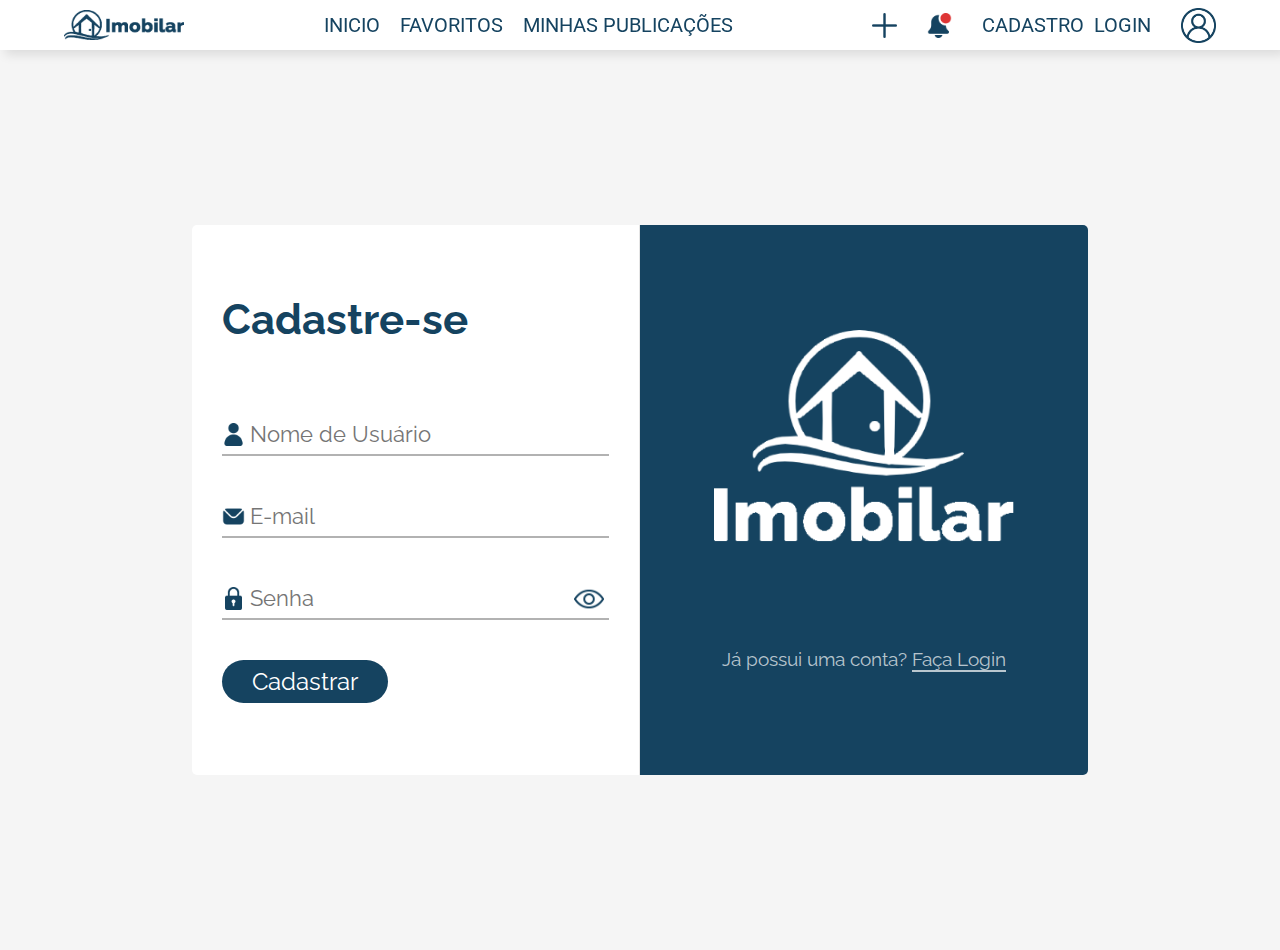
<file: Register Page/register.html>
<!DOCTYPE html>
<html lang="pt-br">

<head>
    <meta charset="UTF-8">
    <meta http-equiv="X-UA-Compatible" content="IE=edge">
    <meta name="viewport" content="width=device-width, initial-scale=1.0">
    <link rel="preconnect" href="https://fonts.googleapis.com">
    <link rel="preconnect" href="https://fonts.gstatic.com" crossorigin>
    <link href="https://fonts.googleapis.com/css2?family=Raleway&display=swap" rel="stylesheet">
    <link rel="preconnect" href="https://fonts.googleapis.com">
    <link rel="preconnect" href="https://fonts.gstatic.com" crossorigin>
    <link href="https://fonts.googleapis.com/css2?family=Roboto&display=swap" rel="stylesheet">
    <link rel="stylesheet" href="../reset.css">
    <link rel="stylesheet" href="../header.css">
    <link rel="stylesheet" href="register.css">
    <title>Cadastro</title>
</head>

<body>
    <div class="mobile-menu-bar">
        <div class="mobile-menu-logo"><a href="../index.html"><img src="../header_img/logo-blue.png" alt="Logotipo"></a></div>
        <div class="mobile-menu-button" onclick="toggleHeaderMenu()"><img src="../header_img/menu.png" alt="Menu"></div>
    </div>
    <div class="mobile-menu-overlay"></div>
    <header class="header-main">
        <section class="header-wrapper">
            <div class="header-logo">
                <a href="../index.html"><img src="../header_img/logo-blue.png" alt="logo"></a>
                <div class="header-exit-button" onclick="toggleHeaderMenu()"><img src="../header_img/exit.png" alt="Menu"></div>
            </div>
            <nav class="header-navigation">
                <ul>
                    <li><img src="../header_img/house.png" alt="home-icon"><a href="../List Page/list.html">INICIO</a></li>
                    <li><img src="../header_img/star.png" alt="favorite-icon"><a href="../Favorite Page/favorite.html">FAVORITOS</a></li>
                    <li><img src="../header_img/globe.png" alt="publish-icon"><a href="../My Houses Page/myHouses.html">MINHAS PUBLICAÇÕES</a></li>
                </ul>
            </nav>
            <div class="header-icons">
                <div class="header-icons-addnotif">
                    <div><a href="../Create Page/create.html"><img src="../header_img/plusBlue.png" alt="add icon"></a></div>
                    <div><img src="../header_img/bell.png" alt="notification bell"></div>
                </div>
                <ul>
                    <li><a href="../Register Page/register.html">CADASTRO</a></li>
                    <li><a href="../Register Page/register.html">LOGIN</a></li>
                </ul>
                <div class="header-pfp"><a href="../User Page/user.html"><img src="../header_img/pfp.png" alt="user pfp"><span>Mike Toronto</span></a></div>
            </div>
        </section>
    </header>
    <script src="../header.js"></script>
    
    <main>
        <section class="overlay">
            <img src="img/logo.png" alt="logo">
            <p class="contaSim">Já possui uma conta?&nbsp<span onclick="activateAnim()">Faça Login</span></p>
            <p class="contaNao">Não possui uma conta?&nbsp<span onclick="activateAnim()">Cadastre-se</span></p>
        </section>
        <form action="#" method="post" class="register-form">
            <h2>Cadastre-se</h2>
            <section>
                <input type="text" name="" class="input_username" placeholder="Nome de Usuário">
                <input type="email" name="" class="input_email" placeholder="E-mail">
                <div>
                    <input type="password" name="" class="input_password" id="input_password_register"
                        placeholder="Senha">
                    <img src="img/show.png" alt="show-icon" id="pwd_img_register" onclick="togglePassword()">
                </div>
            </section>
            <button type="submit">Cadastrar</button>
            <p>Já possui uma conta?&nbsp<span onclick="changeMenu()">Faça Login</span></p>
        </form>
        <form action="#" method="post" class="login-form">
            <h2>Faça Login</h2>
            <section>
                <input type="text" name="" class="input_username" placeholder="Nome de Usuário ou Email">
                <div>
                    <input type="password" name="" class="input_password" id="input_password_login" placeholder="Senha">
                    <img src="img/show.png" alt="show-icon" id="pwd_img_login" onclick="togglePassword()">
                </div>
            </section>
            <a href="#">Esqueceu a senha?</a>
            <label for="input_checkbox"><input type="checkbox" name="" id="input_checkbox">Lembrar de mim</label>
            <button type="submit">Login</button>
            <p>Não possui uma conta?&nbsp<span onclick="changeMenu()">Cadastre-se</span></p>
        </form>
    </main>
</body>
<script src="register.js"></script>

</html>
</file>
<file: header.css>
:root{ 
    --blueColor: #154360;
    --redColor: #c0392b;
    --menu-items: 3;
}
body{
    background-color: #F5F5F5;
    font-family: 'Roboto', sans-serif;
    display: flex;
    flex-direction: column;
    justify-content: center;
    margin-top: 50px;
}
.mobile-menu-overlay,.mobile-menu-bar{
    display: none;
}
.header-main{
    position: fixed;
    top: 0;
    font-family: 'Roboto', sans-serif;
    width: 100%;
    height: 50px;
    background-color: white;
    display: flex;
    justify-content: center;
    font-size: 1.22rem;
    color: var(--blueColor);
    box-shadow: 5px 5px 10px rgba(0, 0, 0, 0.1);
    z-index: 10;
}
.wrapper,.header-wrapper{
    width: 90%;
}
.wrapper{
    height: fit-content;
    align-self: center;
    display: flex;
    gap: 40px;
    margin-top: 30px;
}
.header-wrapper{
    height: 100%;
    display: flex;
    justify-content: space-between;
    align-items: center;
}
.header-logo{
    width: 120px;
    height: fit-content;
    display: flex;
    align-items: center;
    margin: 5px 0 0 0;
}
.header-exit-button{
    display: none;
}
.header-navigation{
    width: fit-content;
    height: fit-content;
}
.header-navigation img {
    display: none;
    width: auto;
    height: 22px;
    margin: 1px 0 0 0;
}
.header-navigation ul,.header-icons ul{
    display: flex;
    gap: 20px; /* standard: 30px */
    margin-top: 2px;
}
.header-navigation ul li{
    width: fit-content;
    display: flex;
    gap: 10px;
}
.header-navigation ul li a,.header-icons ul li a{
    border-bottom: 2px solid transparent;
}
.header-navigation ul li a:hover,.header-icons ul li a:hover{
    transition: all 0.3s;
    cursor: pointer;
    color: var(--redColor);
    border-bottom: 2px solid var(--redColor);
}
.header-icons{
    display: flex;
    align-items: center;
    gap: 30px;
    width: fit-content;
    height: fit-content;
}
.header-icons-addnotif{
    display: flex;
    gap: 30px;
    width: fit-content;
    height: fit-content;
}
.header-icons ul{
    gap: 10px;
}
.header-icons div,.header-icons a{
    width: fit-content;
    height: fit-content;
    display: flex;
    align-items: center;
    justify-content: center;
}
.header-icons img{
    width: auto;
    height: 25px;
}
.header-pfp a{
    display: flex;
    gap: 10px;
    font-size: 1.3rem;
}
.header-pfp img{
    width: auto;
    height: 35px;
}
.header-pfp a span{
    display: none;
}
.header-logo a img:hover,.header-pfp img,.header-icons img{
    cursor: pointer;
}
/* Hide scrollbar*/
body::-webkit-scrollbar {
    display: none;
}
html{
    -ms-overflow-style: none;  /* IE and Edge */
    scrollbar-width: none;  /* Firefox */
}
/* Hide input[number] arrows */
/* Chrome, Safari, Edge, Opera */
input::-webkit-outer-spin-button,
input::-webkit-inner-spin-button {
    -webkit-appearance: none;
    margin: 0;
}
/* Firefox */
input[type=number] {
    -moz-appearance: textfield;
}
@media only screen and (max-width: 992px) {
    body{
        margin: 50px 0 0 0;
    }
    .mobile-menu-bar{
        width: 100%;
        height: 50px;
        display: flex;
        align-items: center;
        justify-content: space-between;
        background-color: white;
        border-bottom: 1px solid var(--blueColor);
        padding: 0 10px;
        position: fixed;
        top: 0;
        right: 0;
        left: 0;
        z-index: 10;
    }
    .mobile-menu-logo{
        width: fit-content;
        height: fit-content;
        cursor: pointer;
    }
    .mobile-menu-logo img{
        width: 120px;
        height: auto;
    }
    .mobile-menu-button{
        display: flex;
        align-items: center;
        justify-content: center;
        width: fit-content;
        height: fit-content;
        cursor: pointer;
    }
    .mobile-menu-button img{
        width: 30px;
        height: auto;
    }
    .mobile-menu-overlay{
        position: absolute;
        background-color: rgba(0, 0, 0, 0.2);
        width: 100vw;
        height: 100vh;
        top: 0;
        bottom: 0;
        left: 0;
        right: 0;
        z-index: 9;
    }
    .header-main{
        display: flex;
        height: 100%;
        width: 0%;
        overflow: hidden;
    }
    .header-wrapper{
        width: 100%;
        flex-direction: column;
        align-items: unset;
        justify-content: unset;
    }
    .header-logo{
        width: 100%;
        height: fit-content;
        display: flex;
        justify-content: space-between;
        align-items: center;
        margin: 0;
        background-color: #154360;
        padding: 10px 12px 7px 12px;
        order: 1;
    }
    .header-logo img{
        width: 175px;
        height: auto;
    }
    .header-exit-button{
        display: flex;
        cursor: pointer;
    }
    .header-exit-button img {
        width: 40px;
        height: auto;
    }
    .header-icons{
        width: 100%;
        flex-direction: row-reverse;
        align-items: center;
        justify-content: space-between;
        padding: 20px;
        border-bottom: 2px solid #15436050;
        order: 2;
    }
    .header-icons ul{
        display: none;
    }
    .header-icons-addnotif{
        gap: 40px;
    }
    .header-icons-addnotif img{
        width: 26px;
        height: auto;
    }
    .header-pfp a{
        font-size: 1.4rem;
    }
    .header-pfp a span{
        display: flex;
    }
    .header-navigation{
        width: 100%;
        height: 100%;
        padding: 30px 0;
        order: 3;
    }
    .header-navigation ul{
        width: 100%;
        height: 35%;
        margin: 0;
        flex-direction: column;
        padding: 0 25px;
        justify-content: space-between;
        font-size: 1.3rem;
    }
    .header-navigation img{
        display: flex;
    }
}
@media only screen and (min-width: 993px){
    .header-main{
        width: 100%;
    }
}
</file>
<file: style.css>
:root{
    --blueColor: #154360;
    --redColor: #c0392b;
    scrollbar-width: none;
}
body{
    margin: 0;
    background-color: #f5f5f5;
    font-size: 1.2rem;
}
main{
    width: 100%;
    font-family: 'Raleway', sans-serif;
    display: flex;
    flex-direction: column;
    gap: 20px 0;
}
.banner{
    width: 100%;
    height: 475px;
    background: rgb(81,75,219);
    background: linear-gradient(90deg, rgba(81,75,219,1) 50%, rgba(21,67,96,1) 100%);
    color: white;
    display: flex;
}
.banner-text,.banner-img{
    width: 50%;
    height: 100%;
    display: flex;
    flex-direction: column;
    justify-content: center;
}
.banner-img{
    align-items: center;
}
.banner-text{
    padding: 0 0 0 80px;
    gap: 50px;
}
.banner-text h1{
    font-size: 4rem;
}
.banner-text h2{
    color: white;
    font-size: 1.4rem;
}
.banner-text p{
    color: rgba(255, 255, 255, 0.85);
    font-size: 1.2rem;
    width: 85%;
}
.banner-text a,.features a{
    width: fit-content;
    height: fit-content;
    background-color: #f5f5f5;
    color: black;
    padding: 10px 30px;
    border-radius: 2px;
    transition: box-shadow 0.3s ease-in-out,color 0.3s ease-in-out;
}
@media (pointer: fine){
    .banner-text a:hover{
        cursor: pointer;
        color: white;
        box-shadow: inset 281px 0 0 0 #c0392b;
    }
}
.banner-img img{
    width: 350px;
    height: auto;
    user-select: none;
}
.features{
    width: 100%;
    height: fit-content;
    display: flex;
    flex-direction: column;
    align-items: center;
    gap: 20px 0;
}
.features h2{
    font-size: 2rem;
}
.features a{
    border: 2px solid #2E4793;
    margin: 30px 0;
}
@media (pointer: fine){
    .features a:hover{
        cursor: pointer;
        color: white;
        box-shadow: inset 281px 0 0 0 #2E4793;
    }
}
.features-items{
    width: 100%;
    height: fit-content;
    display: flex;
    justify-content: space-evenly;
}
.features-item{
    width: 25%;
    background-color: #2E4793;
    display: flex;
    flex-direction: column;
    align-items: center;
    color: white;
    gap: 20px 0;
    padding: 10px;
    border-radius: 5px;
    box-shadow: 7px 7px 6px rgba(0, 0, 0, 0.2);
}
@media (pointer: fine){
    .features-item:hover{
        transition: transform 0.2s ease-in-out;
        transform: scale(1.02);
    }
}
.features-item img{
    width: 80px;
    height: auto;
    margin: 50px 0 40px 0;
    user-select: none;
}
.features-item h2{
    font-size: 1.6rem;
    text-decoration: underline;
    text-decoration-thickness: 2px;
    text-align: center;
}
.features-item p{
    font-size: 1.05rem;
    color: rgba(255, 255, 255, 0.85);
    line-height: 25px;
    text-align: center;
}

@media only screen and (max-width: 1200px) {
    .features-item h2{
        font-size: 1.3rem;
    }
    .features-item p{
        font-size: 1rem;
    }
}
@media only screen and (max-width: 992px) {
    .banner-img{
        display: none;
    }
    .banner-text{
        width: 100%;
    }
    .features-items{
        justify-content: center;
        gap: 0 20px;
    }
    .features-item{
        width: 30%;
    }  
}
@media only screen and (max-width: 720px) {
    .features-items{
        flex-direction: column;
        justify-content: center;
        align-items: center;
        gap: 20px 0;
    }
    .features-item {
        width: 50%;
    }
    .features-item h2 {
        font-size: 1.4rem;
    }
    .features-item p{
        font-size: 1.2rem;
    }
    .banner-text{
        padding: 0;
        align-items: center;
    }
    .banner-text div{
        display: flex;
        flex-direction: column;
        justify-content: center;
        align-items: center;
    }
    .banner-text p{
        text-align: center;
    }
    .banner-text a{
        align-self: center;
    }
}
@media only screen and (max-width: 600px) {
    .features-item{
        width: 70%;
    }
    .banner-text h2{
        font-size: 1.3rem;
    }
    .banner-text p{
        font-size: 1.2rem;
    }
}
</file>
<file: Create Page/create.css>
:root{ 
    --blueColor: #154360;
    --redColor: #c0392b;
}
body{
    margin-bottom: 50px;
}
.criacao img{
    width: 25px;
    height: auto;
}
.criacao{
    width: 100%;
    height: fit-content;
    background-color: white;
    font-size: 1.4rem;
    display: flex;
    flex-direction: column;
}
.criacao-img{
    width: 100%;
    height: 300px;
    display: flex;
    justify-content: center;
    align-items: center;
    border-bottom: 1px solid rgba(0, 0, 0, 0.1);
}
.criacao-img-add{
    border: 2px solid var(--blueColor);
    width: 300px;
    height: 150px;
    display: flex;
    justify-content: center;
    align-items: center;
}
.criacao-img-add button{
    background-color: var(--blueColor);
    display: flex;
    justify-content: center;
    align-items: center;
    padding: 10px 25px;
    border-radius: 100px;
}
@media (pointer: fine){
    .criacao-img-add button:hover{
        cursor: pointer;
        transition: all 0.2s;
        background-color: var(--redColor);
    }
}
.criacao-dados{
    border-top: 1px solid rgba(0, 0, 0, 0.1);
    display: flex;
    justify-content: space-between;
}
.criacao-dados section{
    display: flex;
    flex-direction: column;
    padding: 10px;
}
.criacao-dados section:nth-child(1){
    width: 54%;
}
.criacao-dados section:nth-child(2){
    width: 44%;
}
.criacao-dados h2{
    font-size: 1.6rem;
    color: var(--blueColor);
    margin: 0 0 20px 0;
}
.criacao-dados input[type=text],
.criacao-dados input[type=number],
.criacao-dados select{
    background-color: #F5F5F5;
    border: 1px solid #d4d4d4;
    outline: 1px solid white;
    border-radius: 7px;
    padding: 5px;
    margin-top: 5px;
    margin-bottom: 15px;
}
.criacao-dados input[type=text]:focus,
.criacao-dados input[type=number]:focus,
.criacao-dados select:focus{
    border: 1px solid #0060DF;
    outline: 1px solid #0060DF;
}
.criacao-dados textarea{
    resize: none;
    width: 100%;
    height: 300px;
    background-color: #F5F5F5;
    border: 1px solid #d4d4d4;
    border-radius: 7px;
    padding: 7px;
    margin-top: 5px;
    margin-bottom: 15px;
    font-family: 'Roboto', sans-serif;
    font-size: 1.3rem;

}
.criacao-contato button{
    width: fit-content;
    height: fit-content;
    padding: 6px 30px 0 30px;
    margin: 0;
    background-color: var(--blueColor);
    border-radius: 5px;
}
@media (pointer: fine){
    .criacao-contato button:hover{
        cursor: pointer;
        transition: all 0.2s;
        background-color: var(--redColor);
    }
}
.input-extras{
    width: fit-content;
    height: fit-content;
    display: flex;
    flex-direction: column;
    margin-bottom: 10px;
    gap: 2px;
}
.input-extras label{
    width: fit-content;
    display: flex;
    gap: 10px;
    border-width: 2px;
    border-style: solid;
    border-color: transparent;
    border-radius: 100px;
    padding: 5px 13px;
    user-select: none;
}
@media (pointer: fine){
    .input-extras label:hover{
        cursor: pointer;
        border-color: rgba(21, 67, 96, 0.5);
        color: rgba(21, 67, 96, 0.5);
    }
}
.input-extras input:checked + label{
    border-color: #154360;
    color: #154360;
}
.submit-button{
    align-self: center;
    color: white;
    background-color: var(--blueColor);
    padding: 7px 25px;
    font-size: 1.5rem;
    border-radius: 5px;
    margin-bottom: 15px;
}
@media (pointer: fine){
    .submit-button:hover{
        cursor: pointer;
        transition: all 0.2s;
        background-color: var(--redColor);
    }
}
/* Fixes  */
/* Number Inputs Button */
input::-webkit-outer-spin-button,
input::-webkit-inner-spin-button {
    -webkit-appearance: none;
    margin: 0;
}

body:after{
    position:absolute;
    width:0;
    height:0;
    overflow:hidden;
    z-index:-1;
    content: url(img/AnimalsBlue.png) 
             url(img/LeisureBlue.png) 
             url(img/DinnerBlue.png) 
             url(img/WifiBlue.png)
             url(img/ParkingBlue.png);
}

@media only screen and (max-width: 992px) {
    .criacao-dados{
        flex-direction: column;
        justify-content: unset;
    }
    .criacao-contato{
        border-top: 2px solid rgba(0, 0, 0, 0.1);
    }
    .criacao-dados section:nth-child(1),.criacao-dados section:nth-child(2){
        width: 100%;
    }
    .submit-button{
        margin-top: 30px;
    }
}
</file>
<file: Favorite Page/favorite.css>
main{
    width: 100%;
    display: flex;
    gap: 3%;
    margin-bottom: 50px;
}
.moradias{
    width: 100%;
    height: fit-content;
    display: flex;
}
.item_lista{
    width: 100%;
    height: fit-content;
    display: flex;
    background-color: white;
    border-radius: 10px;
    box-shadow: 5px 5px 6px rgba(0, 0, 0, 0.1);
}
.casa_img{
    width: 400px;
    background-image: url(img/placeholder.jpeg);
    background-repeat: no-repeat;
    background-size: cover;
    background-position: center;
}
.casa_info{
    width: 100%;
    display: flex;
    flex-direction: column;
    position: relative;
    gap: 15px;
    padding: 10px;
}
.casa_info p{
    display: flex;
    align-items: center;
    gap: 5px;
}
.casa_info h2{
    font-size: 1.5rem;
}
.casa_info p img{
    width: 23px;
    height: auto;
}
.casa_detalhes{
    display: flex;
    gap: 10px;
}
.casa_detalhes_extras{
    width: fit-content;
    height: fit-content;
    align-self: flex-end;
    display: flex;
    gap: 7px;
    margin: 2% 0;
}
.casa_detalhes_preco{
    display: flex;
    flex-direction: column;
}
.casa_detalhes_preco a{
    width: fit-content;
    height: fit-content;
    color: white;
    background-color: #154360;
    padding: 8px 12px;
    border-radius: 100px;
}
@media (pointer: fine){
    .casa_detalhes_preco a:hover{
        transition: all 0.2s;
        background-color: #c0392b;
        cursor: pointer;
    }
}
.img_favorito{
    position: absolute;
    right: 0;
    top: 0;
    margin: 10px 10px 0 0;
    width: 20px;
    height: auto;
    user-select: none;
}
@media (pointer: fine){
    .img_favorito:hover{
        cursor: pointer;
        background-image: url(img/favoritoHover.png);
        background-size: cover;
        background-repeat: no-repeat;
        background-position: center;
    }
}
/* Fixes */
/* Scrollbar */
body::-webkit-scrollbar,.header-main::-webkit-scrollbar {
    display: none;
}
  
/* Hide scrollbar for IE, Edge and Firefox */
body,.header-main {
    -ms-overflow-style: none;  /* IE and Edge */
    scrollbar-width: none;  /* Firefox */
}
body:after{
    position:absolute;
    width:0;
    height:0;
    overflow:hidden;
    z-index:-1;
    content: url(img/favoritoRed.png);
}

/* Break Points: 600px 601px 768px 992px 1200px */

@media screen and (max-width: 1200px) {
    main{
        flex-direction: column;
        gap: 30px;
        margin: 0;
        padding: 0;
    }
}

@media screen and (max-width: 992px) {
    header{
        display: none;
    }
    .moradias{
        flex-direction: row;
        flex-wrap: wrap;
        gap: 15px 0;
        justify-content: space-between;
    }
    .item_lista{
        flex-direction: column;
        width: 48%;
        height: fit-content;
    }
    .item_lista .casa_img{ 
        width: 100%;
        height: 250px;
        border-top-right-radius: 10px;
        border-top-left-radius: 10px;
    }
    .casa_info{
        width: 100%;
        height: 100%;
    }
    .casa_detalhes{
        width: 100%;
        flex-direction: row-reverse;
        justify-content: space-between;
    }
    .casa_detalhes_preco{
        gap: 10px 0;
    }
    .casa_detalhes_preco p{ 
        font-size: 1.2rem;
    }
    .casa_detalhes_extras img{
        width: auto;
        height: 20px;
    }
}

@media screen and (max-width: 600px) {
    .moradias{
        justify-content: center;
    }
    .casa_info h2{
        font-size: 1.4rem;
    }
    .item_lista{
        width: 90%;
    }
}

@media screen and (min-width: 600px) and (max-width: 765px) {
    .casa_info h2{
        font-size: 1.4rem;
    }
    .casa_info p{
        font-size: 0.9rem;
    }
    .casa_detalhes_preco p{ 
        font-size: 1.1rem;
    }
    .casa_detalhes{
        flex-direction: column;
    }
    .casa_detalhes_extras{
        align-self: flex-start;
    }
}

@media screen and (min-width: 992px) {
    .moradias{
        flex-direction: column;
        gap: 15px;
    }
    .item_lista .casa_img{
        border-bottom-left-radius: 10px;
        border-top-left-radius: 10px;
    }
    .casa_info{
        justify-content: center;
    }
    .casa_info p{
        font-size: 1rem;
    }
    .casa_detalhes{
        position: absolute;
        bottom: 0;
        right: 0;
        margin: 0 10px 7px 0;
    }
    .casa_detalhes_preco{
        gap: 7px;
        align-items: center;
    }
    .casa_detalhes_preco p{ 
        font-size: 1.3rem;
    }
    .casa_detalhes_extras img{
        width: auto;
        height: 22px;
    }
}
</file>
<file: List Page/list.css>
main{
    width: 100%;
    display: flex;
    gap: 3%;
    margin-bottom: 50px;
}
.filtro{
    width: fit-content;
    min-width: 25%;
    height: fit-content;
    background-color: white;
    border-radius: 10px;
    box-shadow: 5px 5px 6px rgba(0, 0, 0, 0.1);
    font-size: 1.3rem;
    padding: 5px 0 0 0;
    display: flex;
    flex-direction: column;
    gap: 10px 0;
}
.filtro h1{
    font-size: 1.6rem;
    color: #154360;
    padding: 0 10px;
}
.filtro_h1_1{
    display: unset;
}
.filtro_h1_2{
    display: none;
    text-align: center;
}
.filtro div{
    display: flex;
    flex-direction: column;
    padding: 10px;
}
.filtro section{
    border-top: 2px solid rgba(21, 67, 96, 0.3);
    display: flex;
    flex-direction: column;
}
.filtro section p{
    width: 100%;
    font-size: 1.4rem;
    padding: 5px 10px;
    color: rgba(21, 67, 96, 0.8);
}
.filtro label{
    font-size: 1.3rem;
}
.filtro_endereco,.filtro_preco,.filtro_interior{
    gap: 3px;
}
.filtro_endereco .label_endereco{
    display: flex;
    align-items: center;
    gap: 5px;
}
.filtro input[type=text],.filtro input[type=number],.filtro select{
    border-bottom: 2px solid rgba(0, 0, 0, 0.5);
    color: rgba(0, 0, 0, 0.65);
    padding: 5px 0;
    margin-bottom: 20px;
}
@media (pointer: fine){
    .filtro input[type=text]:hover,.filtro input[type=number]:hover,.filtro select:hover{
        transition: all 0.2s;
        border-bottom: 2px solid rgba(192, 57, 43, 0.5);
    }
}
.filtro input[type=text]:focus,.filtro input[type=number]:focus,.filtro select:focus{
    transition: all 0.2s;
    border-bottom: 2px solid #c0392b;
    color: rgba(0, 0, 0, 0.9);
}
.filtro_extras label{
    display: flex;
    gap: 10px;
    align-items: center;
}
.filtro_categoria label,.filtro_extras label{
    width: fit-content;
    border-width: 2px;
    border-style: solid;
    border-color: transparent;
    border-radius: 100px;
    padding: 5px 13px;
    user-select: none;
}
@media (pointer: fine){
    .filtro_categoria label:hover,.filtro_extras label:hover{
        cursor: pointer;
        border-color: rgba(21, 67, 96, 0.5);
        color: rgba(21, 67, 96, 0.5);
    }
}
.filtro_categoria,.filtro_extras{
    gap: 1px;
}
.filtro_extras img{
    width: 25px;
    height: auto;
}
.filtro_categoria input:checked + label,.filtro_extras input:checked + label{
    border-color: #154360;
    color: #154360;
}

/* 2nd Half */
.moradias{
    width: 100%;
    height: fit-content;
    display: flex;
}
.item_lista{
    width: 100%;
    height: fit-content;
    display: flex;
    background-color: white;
    border-radius: 10px;
    box-shadow: 5px 5px 6px rgba(0, 0, 0, 0.1);
}
.casa_img{
    width: 400px;
    background-image: url(img/placeholder.jpeg);
    background-repeat: no-repeat;
    background-size: cover;
    background-position: center;
}
.casa_info{
    width: 100%;
    display: flex;
    flex-direction: column;
    position: relative;
    gap: 15px;
    padding: 10px;
}
.casa_info p{
    display: flex;
    align-items: center;
    gap: 5px;
}
.casa_info h2{
    font-size: 1.5rem;
}
.casa_info p img{
    width: 23px;
    height: auto;
}
.casa_detalhes{
    display: flex;
    gap: 10px;
}
.casa_detalhes_extras{
    width: fit-content;
    height: fit-content;
    align-self: flex-end;
    display: flex;
    gap: 7px;
    margin: 2% 0;
}
.casa_detalhes_preco{
    display: flex;
    flex-direction: column;
}
.casa_detalhes_preco a{
    width: fit-content;
    height: fit-content;
    color: white;
    background-color: #154360;
    padding: 8px 12px;
    border-radius: 100px;
}
@media (pointer: fine){
    .casa_detalhes_preco a:hover{
        transition: all 0.2s;
        background-color: #c0392b;
        cursor: pointer;
    }
}
.img_favorito{
    position: absolute;
    right: 0;
    top: 0;
    margin: 10px 10px 0 0;
    width: 20px;
    height: auto;
    user-select: none;
}
@media (pointer: fine){
    .img_favorito:hover{
        cursor: pointer;
        background-image: url(img/favoritoHover.png);
        background-size: cover;
        background-repeat: no-repeat;
        background-position: center;
    }
}

body:after{
    position:absolute;
    width:0;
    height:0;
    overflow:hidden;
    z-index:-1;
    content: url(img/AnimalsBlue.png) 
             url(img/LeisureBlue.png) 
             url(img/DinnerBlue.png) 
             url(img/WifiBlue.png)
             url(img/ParkingBlue.png)
             url(img/favoritoRed.png);
}

/* Break Points: 600px 601px 768px 992px 1200px */

@media screen and (max-width: 1200px) {
    main{
        flex-direction: column;
        gap: 30px;
        margin: 0;
        padding: 0;
    }
    .filtro{
        width: 100%;
        padding: 0;
    }
    .filtro section{
        padding: 10px 0;
    }
    .filtro h1{
        margin: 10px 0 0 0;
        font-size: 1.8rem;
        cursor: pointer;
    }
    @media (pointer: fine){
        .filtro h1:hover{
            transition: all 0.3s;
            color: #c0392b;
        }
    }
    .filtro_h1_1{
        display: none;
    }
    .filtro_h1_2{
        display: unset;
    }
    .filtro_form{
        display: flex;
        flex-wrap: wrap;
        justify-content: center;
        max-height: 0px;
        height: fit-content;
        opacity: 0;
        visibility: hidden;
        overflow: hidden;
        transition: all 0.3s ease-in-out;
    }
    .filtro_form section:nth-last-child(4){
        order: 3;
    }
    .filtro_form section:nth-last-child(1){
        order: 4;
    }
}

@media screen and (max-width: 992px) {
    header{
        display: none;
    }
    .moradias{
        flex-direction: row;
        flex-wrap: wrap;
        gap: 15px 0;
        justify-content: space-between;
    }
    .item_lista{
        flex-direction: column;
        width: 48%;
        height: fit-content;
    }
    .item_lista .casa_img{ 
        width: 100%;
        height: 200px;
        border-top-right-radius: 10px;
        border-top-left-radius: 10px;
    }
    .casa_info{
        width: 100%;
        height: 100%;
    }
    .casa_detalhes{
        width: 100%;
        flex-direction: row-reverse;
        justify-content: space-between;
    }
    .casa_detalhes_preco{
        gap: 10px 0;
    }
    .casa_detalhes_preco p{ 
        font-size: 1.2rem;
    }
    .casa_detalhes_extras img{
        width: auto;
        height: 20px;
    }
}

@media screen and (max-width: 600px) {
    .moradias{
        justify-content: center;
    }
    .filtro section{
        width: 50%;
    }
    .filtro_form section:nth-child(1),.filtro_form section:nth-child(2),.filtro_form section:nth-last-child(1){
        width: 100%;
    }
    .casa_info h2{
        font-size: 1.4rem;
    }
    .item_lista{
        width: 90%;
    }
    .item_lista .casa_img{ 
        height: 230px;
    }
}

@media screen and (min-width: 600px) and (max-width: 765px) {
    .casa_info h2{
        font-size: 1.4rem;
    }
    .casa_info p{
        font-size: 0.9rem;
    }
    .casa_detalhes_preco p{ 
        font-size: 1.1rem;
    }
    .casa_detalhes{
        flex-direction: column;
    }
    .casa_detalhes_extras{
        align-self: flex-start;
    }
}

@media screen and (min-width: 600px) and (max-width: 1200px){
    .filtro_form section{
        width: 33%;
        order: 1;
    }
    .filtro_form section:nth-last-child(3){
        border-left: 2px solid rgba(21, 67, 96, 0.3);
        border-right: 2px solid rgba(21, 67, 96, 0.3);
    }
    .filtro_form section:nth-last-child(1),.filtro_form section:nth-last-child(4){
        border-top: 2px solid rgba(21, 67, 96, 0.3);
        width: 50%;
    }
}

@media screen and (min-width: 992px) {
    .moradias{
        flex-direction: column;
        gap: 15px;
    }
    .item_lista .casa_img{
        border-bottom-left-radius: 10px;
        border-top-left-radius: 10px;
    }
    .casa_info{
        justify-content: center;
    }
    .casa_info p{
        font-size: 1rem;
    }
    .casa_detalhes{
        position: absolute;
        bottom: 0;
        right: 0;
        margin: 0 10px 7px 0;
    }
    .casa_detalhes_preco{
        gap: 7px;
        align-items: center;
    }
    .casa_detalhes_preco p{ 
        font-size: 1.3rem;
    }
    .casa_detalhes_extras img{
        width: auto;
        height: 22px;
    }
}
</file>
<file: My Houses Page/myHouses.css>
main{
    width: 100%;
    display: flex;
    gap: 3%;
    margin-bottom: 50px;
}
.moradias{
    width: 100%;
    height: fit-content;
    display: flex;
}
.item_lista{
    width: 100%;
    height: fit-content;
    display: flex;
    background-color: white;
    border-radius: 10px;
    box-shadow: 5px 5px 6px rgba(0, 0, 0, 0.1);
}
.casa_img{
    width: 400px;
    background-image: url(img/placeholder.jpeg);
    background-repeat: no-repeat;
    background-size: cover;
    background-position: center;
}
.casa_info{
    width: 100%;
    display: flex;
    flex-direction: column;
    position: relative;
    gap: 15px;
    padding: 10px;
}
.casa_info p{
    display: flex;
    align-items: center;
    gap: 5px;
}
.casa_info h2{
    font-size: 1.5rem;
}
.casa_info p img{
    width: 23px;
    height: auto;
}
.casa_detalhes{
    display: flex;
    gap: 10px;
}
.casa_detalhes_extras{
    width: fit-content;
    height: fit-content;
    align-self: flex-end;
    display: flex;
    gap: 7px;
    margin: 2% 0;
}
.casa_detalhes_preco{
    display: flex;
    flex-direction: column;
}
.casa_detalhes_preco a{
    width: fit-content;
    height: fit-content;
    color: white;
    background-color: #154360;
    padding: 8px 12px;
    border-radius: 100px;
}
@media (pointer: fine){
    .casa_detalhes_preco a:hover{
        transition: all 0.2s;
        background-color: #c0392b;
        cursor: pointer;
    }
}
.casa_status{
    position: absolute;
    top: 0;
    right: 0;
    margin: 10px 10px 0 0;
    font-size: 1.3rem;
    user-select: none;
}
/* Fixes */
/* Scrollbar */
body::-webkit-scrollbar,.header-main::-webkit-scrollbar {
    display: none;
}
  
/* Hide scrollbar for IE, Edge and Firefox */
body,.header-main {
    -ms-overflow-style: none;  /* IE and Edge */
    scrollbar-width: none;  /* Firefox */
}

/* Break Points: 600px 601px 768px 992px 1200px */

@media screen and (max-width: 1200px) {
    main{
        flex-direction: column;
        gap: 30px;
        margin: 0;
        padding: 0;
    }
}

@media screen and (max-width: 992px) {
    header{
        display: none;
    }
    .moradias{
        flex-direction: row;
        flex-wrap: wrap;
        gap: 15px 0;
        justify-content: space-between;
    }
    .item_lista{
        flex-direction: column;
        width: 48%;
        height: fit-content;
    }
    .item_lista .casa_img{ 
        width: 100%;
        height: 250px;
        border-top-right-radius: 10px;
        border-top-left-radius: 10px;
    }
    .casa_info{
        width: 100%;
        height: 100%;
    }
    .casa_detalhes{
        width: 100%;
        flex-direction: row-reverse;
        justify-content: space-between;
    }
    .casa_detalhes_preco{
        gap: 10px 0;
    }
    .casa_detalhes_preco p{ 
        font-size: 1.2rem;
    }
    .casa_detalhes_extras img{
        width: auto;
        height: 20px;
    }
}

@media screen and (max-width: 600px) {
    .moradias{
        justify-content: center;
    }
    .casa_info h2{
        font-size: 1.4rem;
    }
    .item_lista{
        width: 90%;
    }
}

@media screen and (min-width: 600px) and (max-width: 765px) {
    .casa_info h2{
        font-size: 1.4rem;
    }
    .casa_info p{
        font-size: 0.9rem;
    }
    .casa_detalhes_preco p{ 
        font-size: 1.1rem;
    }
    .casa_detalhes{
        flex-direction: column;
    }
    .casa_detalhes_extras{
        align-self: flex-start;
    }
}

@media screen and (min-width: 992px) {
    .moradias{
        flex-direction: column;
        gap: 15px;
    }
    .item_lista .casa_img{
        border-bottom-left-radius: 10px;
        border-top-left-radius: 10px;
    }
    .casa_info{
        justify-content: center;
    }
    .casa_info p{
        font-size: 1rem;
    }
    .casa_detalhes{
        position: absolute;
        bottom: 0;
        right: 0;
        margin: 0 10px 7px 0;
    }
    .casa_detalhes_preco{
        gap: 7px;
        align-items: center;
    }
    .casa_detalhes_preco p{ 
        font-size: 1.3rem;
    }
    .casa_detalhes_extras img{
        width: auto;
        height: 22px;
    }
}
</file>
<file: Register Page/register.css>
:root{
    --blueColor: #154360;
    --redColor: #c0392b;
}
body{
    width: 100vw;
    height: 100vh;
    background-color: #F5F5F5;
    font-family: 'Raleway', sans-serif;
    display: flex;
    flex-direction: column;
    justify-content: center;
    align-items: center;
}
main{
    width: 70%;
    height: 550px;
    background-color: white;
    border-radius: 5px;
    display: flex;
    position: relative;
    font-size: 1.4rem;
}
.register-form,.login-form{
    width: 50%;
    height: 100%;
    display: flex;
    flex-direction: column;
    padding: 0 30px;
}
.register-form{
    border-right: 1px solid rgba(0, 0, 0, 0.1);
}
.login-form{
    border-left: 1px solid rgba(0, 0, 0, 0.1);
}
.register-form h2,.login-form h2{
    font-size: 2.6rem;
    color: var(--blueColor);
    margin: 70px 0;
    font-weight: 700;
}
.register-form section,.login-form section{
    width: 100%;
    display: flex;
    flex-direction: column;
    gap: 40px 0;
}
.register-form section div,.login-form section div{
    position: relative;
    margin: 0;
    padding: 0;
}
#pwd_img_register,#pwd_img_login{
    cursor: pointer;
    position: absolute;
    width: auto;
    height: 30px;
    right: 0;
    top: 50%;
    transform: translateY(-50%);
    margin-right: 5px;
    user-select: none;
}
.register-form section input,.login-form section input{
    width: 100%;
    border-bottom: 2px solid rgba(0, 0, 0, 0.3);
    padding: 7px 3px 7px 28px;
}
.register-form section input:focus,.login-form section input:focus{
    border-bottom: 2px solid #0060DF;
}
.register-form button,.login-form button{
    width: fit-content;
    height: fit-content;
    font-size: 1.5rem;
    background-color: var(--blueColor);
    color: white;
    padding: 7px 30px;
    border-radius: 100px;
    margin-top: 40px;
}
@media (pointer: fine){
    .register-form button:hover,.login-form button:hover{
        cursor: pointer;
        transition: all 0.2s;
        background-color: var(--redColor);
    }
}
.input_username{
    background-image: url(img/User.png);
}
.input_email{
    background-image: url(img/Email.png);
}
.input_password{
    background-image: url(img/Password.png);
}
.input_username,.input_email,.input_password{
    background-repeat: no-repeat;
    background-size: 23px;
    background-position: left;
}
#input_password_register,#input_password_login{
    padding: 7px 40px 7px 28px;
}
.login-form label{
    width: fit-content;
    height: fit-content;
    font-size: 1.3rem;
    display: flex;
    gap: 7px;
    align-items: center;
    margin-top: 33px;
    cursor: pointer;
    user-select: none;
}
.login-form input[type=checkbox]{
    width: 15px;
    height: 15px;
    border: 2px solid var(--blueColor);
    user-select: none;
}
.login-form input[type=checkbox]:checked{
    background-image: url(img/check.png);
    background-repeat: no-repeat;
    background-size: contain;
    background-position: center;
}
.login-form a{
    cursor: pointer;
    font-size: 1rem;
    color: var(--redColor);
    margin-top: 5px;
}
.register-form p,.login-form p{
    display: none;
    font-size: 1.2rem;
    margin-top: 20px;
}
.register-form p span,.login-form p span{
    cursor: pointer;
    color: var(--blueColor);
    user-select: none;
}
@media (pointer: fine){
    .register-form p span:hover,.login-form p span:hover{
        transition: all 0.2s;
        color: var(--redColor);
    }
}
.overlay{
    position: absolute;
    width: 50%;
    height: 100%;
    top: 0;
    right: 0;
    background-color: var(--blueColor);
    transition: margin-right 0.5s ease-in-out;
    border-top-right-radius: 5px;
    border-bottom-right-radius: 5px;
    display: flex;
    flex-direction: column;
    justify-content: space-evenly;
    align-items: center;
    z-index: 10;
}
.overlay img{
    width: 300px;
    height: auto;
    user-select:none;
}
.overlay p{
    font-size: 1.2rem;
    color:rgba(255, 255, 255, 0.7);
}
.overlay span{
    cursor: pointer;
    border-bottom: 2px solid rgba(255, 255, 255, 0.7);
    user-select: none;
}
.overlay span:hover{
    transition: all 0.2s;
    color:white;
    border-bottom: 2px solid white;
}
.contaNao{
    display: none;
}

/* Scrollbar */
body::-webkit-scrollbar{
    display: none;
}
@media only screen and (max-width: 992px) {
    .overlay{
        display: none;
    }
    main{
        width: 90%;
        position: relative;
    }
    .register-form{
        position: absolute;
        width: 100%;
        height: 100%;
        overflow: hidden;
    }
    .login-form{
        position: absolute;
        width: 100%;
        height: 0%;
        overflow: hidden;
    }
    .register-form p,.login-form p{
        display: flex;
        font-size: 1rem;
    }
    .register-form input,.login-form input{
        font-size: 1.2rem;
    }
    .login-form label{
        font-size: 1.1rem;
    }
}

@media only screen and (max-width: 600px){
    .register-form button,.login-form button{
        width: 100%;
        height: fit-content;
        text-align: center;
        font-size: 1.5rem;
        padding: 7px 0;
        border-radius: 5px;
    }
}
</file>
